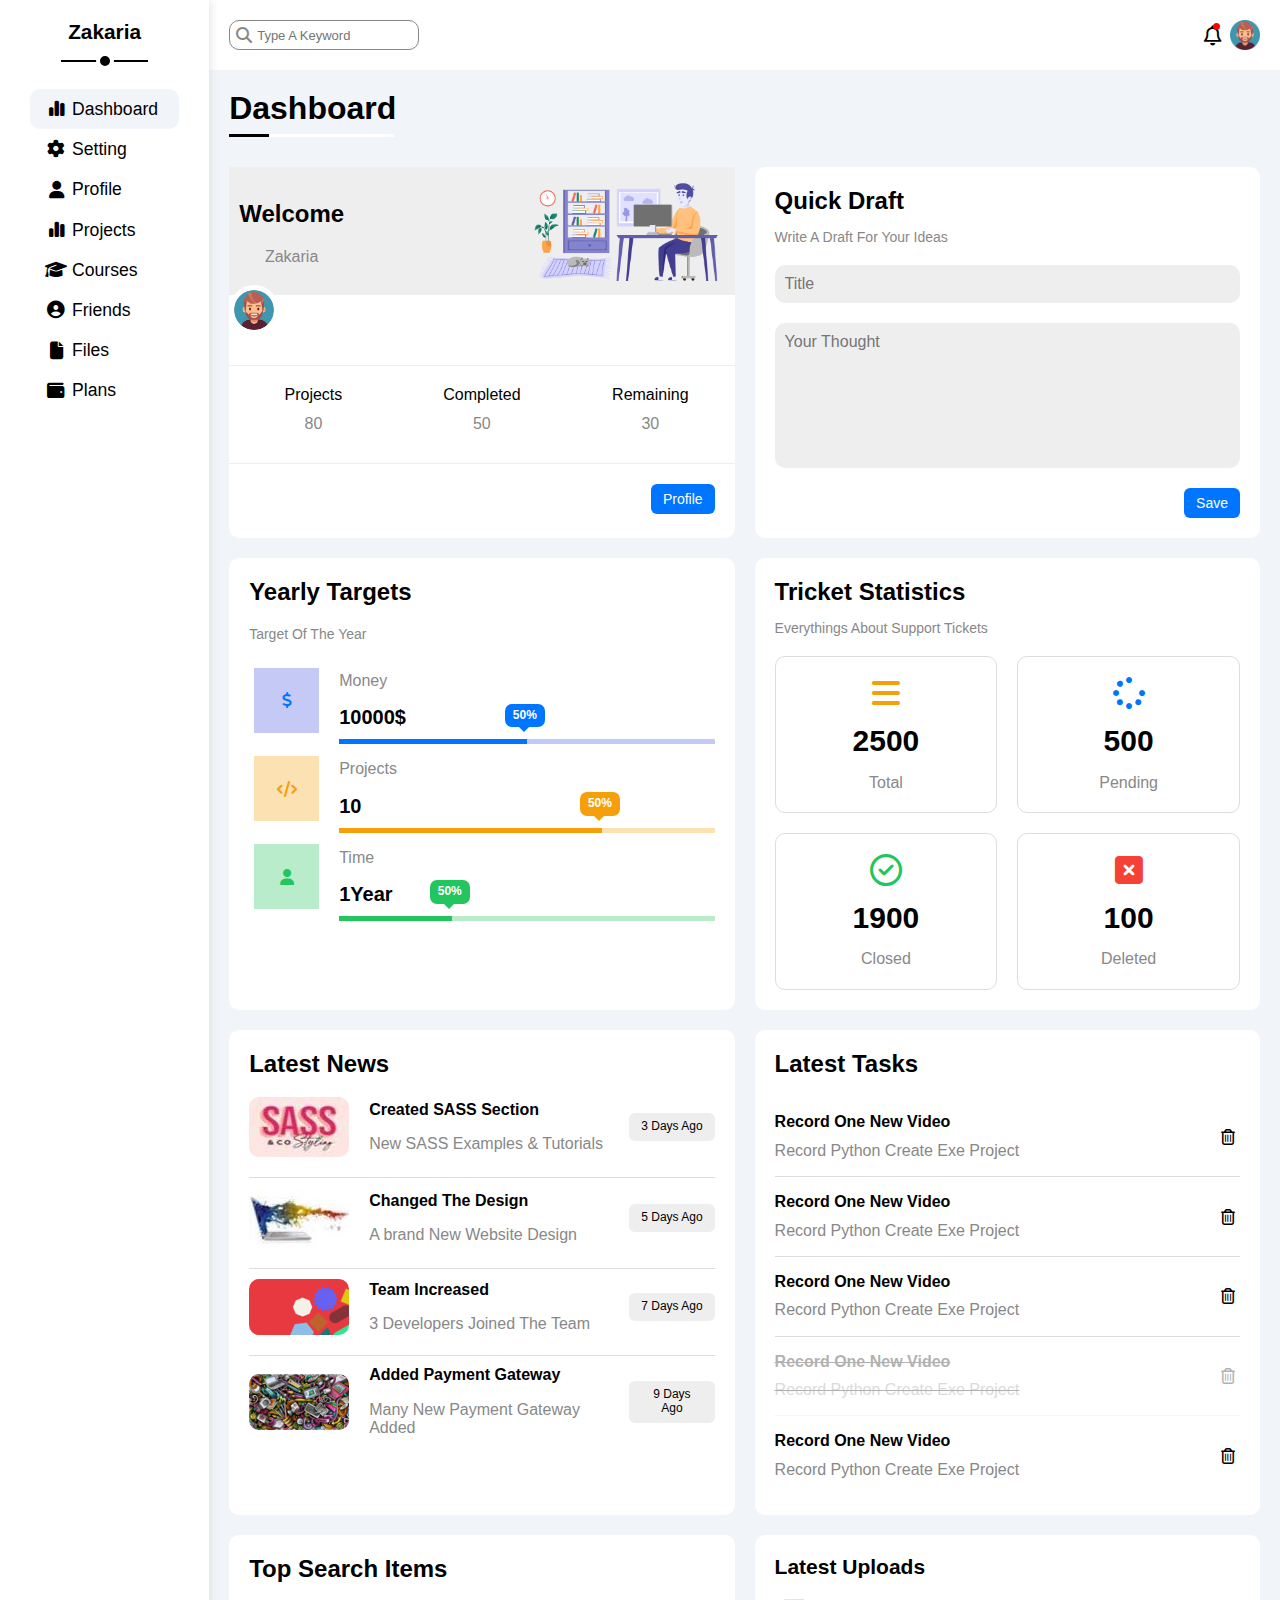
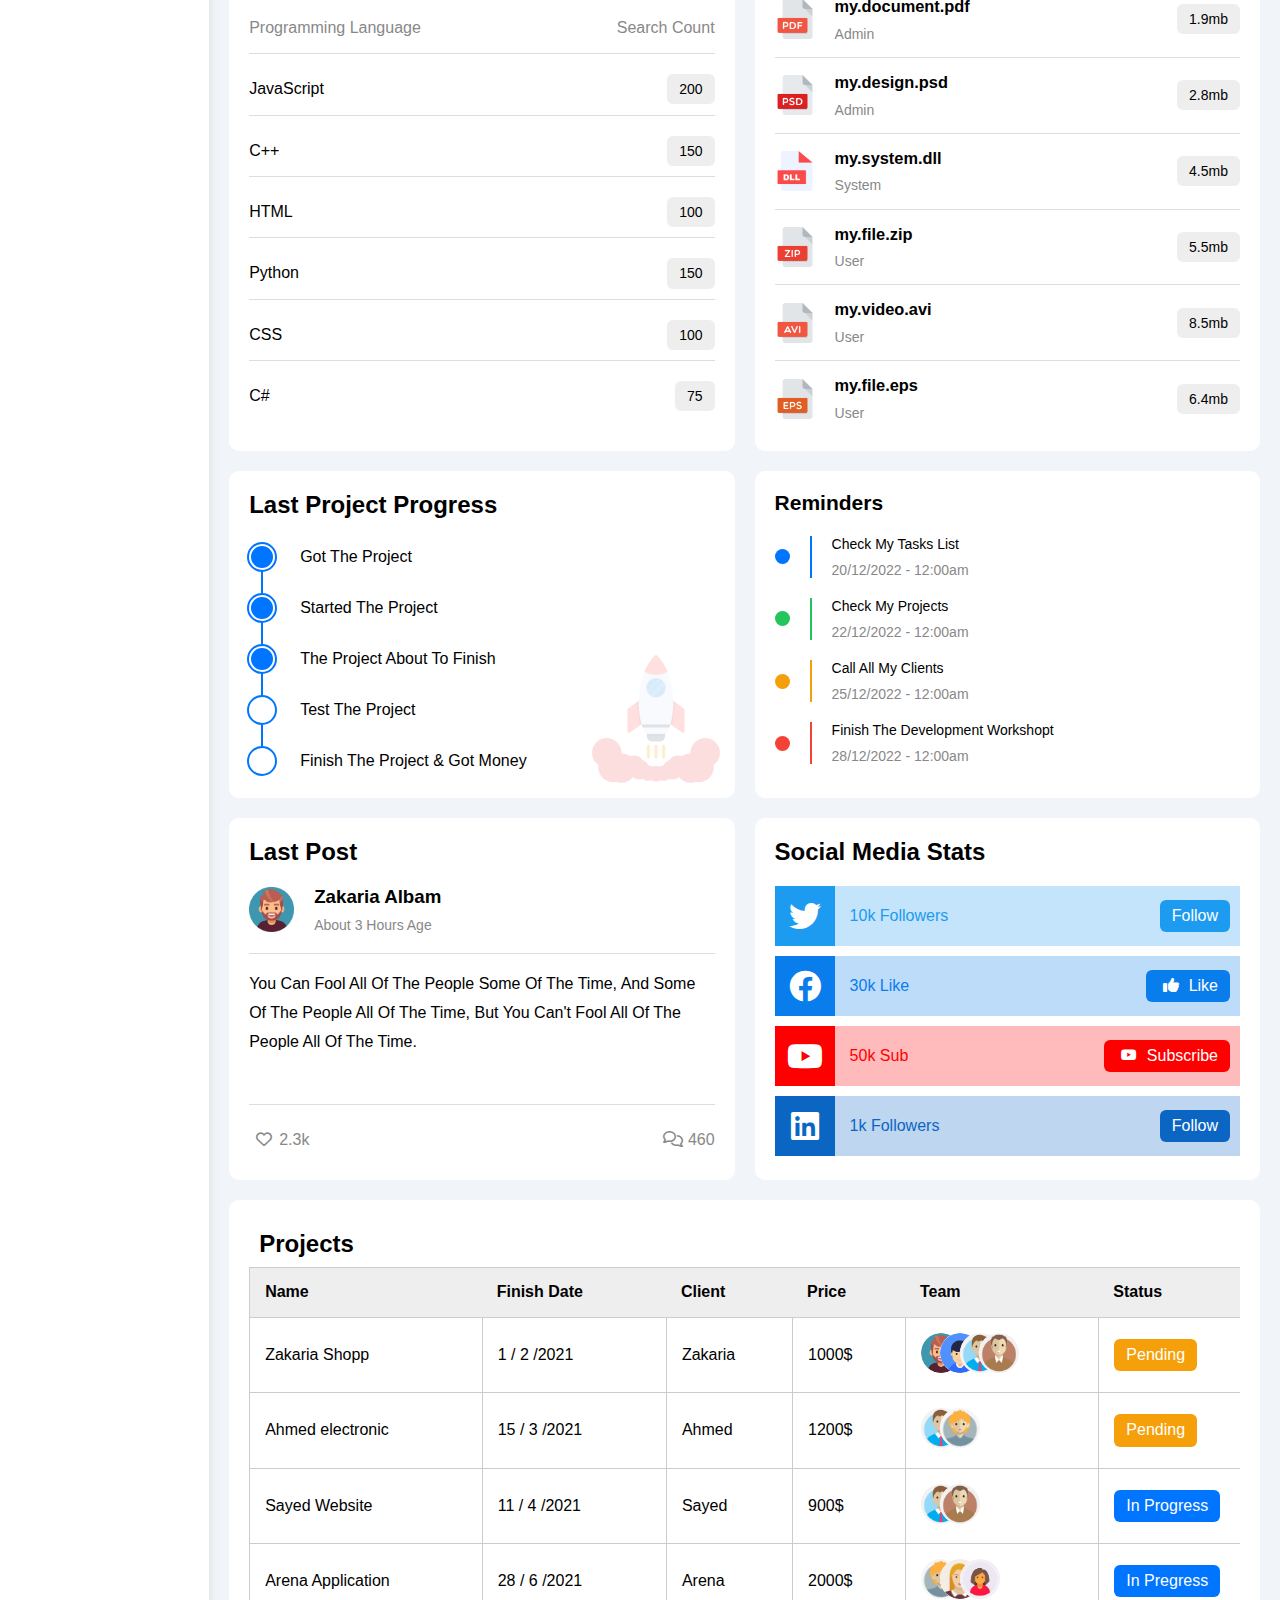
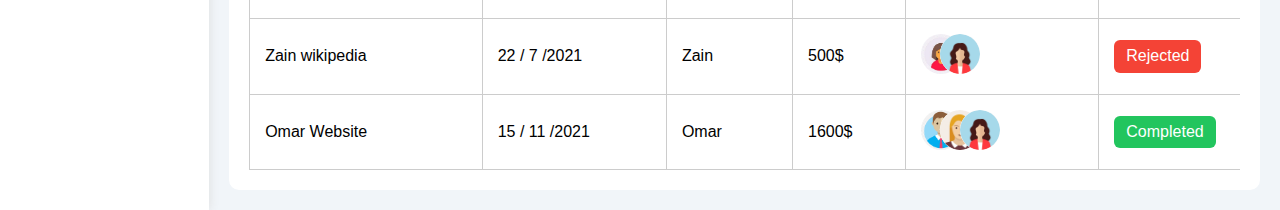
<file: index.html>
<!DOCTYPE html>
<html lang="en">

<head>
    <mate charset="UTF-8">
    <meta name="description" content="This Is My 4th Page.">
    <meta http-equiv="X-UA-Compatible" content="IE=edge">
    <meta name="viewport" content="width=device-width, initial-scale=1.0">
    <title>Dashboard</title>
    <link rel="stylesheet" href="fontawesome-free-6.4.0-web/css/normalize.css">
    <link rel="stylesheet" href="fontawesome-free-6.4.0-web/css/all.min.css">
    <link rel="stylesheet" href="Personal-CSS/framework.css">
    <link rel="stylesheet" href="Personal-CSS/master.css">
    <link rel="preconnect" href="https://fonts.googleapis.com">
    <link rel="preconnect" href="https://fonts.gstatic.com" crossorigin>
    <link href="https://fonts.googleapis.com/css2?family=Roboto:ital,wght@0,100;0,400;1,500&display=swap" rel="stylesheet">
</head>
<body>

<!-- Start page -->
<div class="page d-flex" id="page">

    <!-- Start sidebar -->
    <div class="sidebar bg-white txt-cnt p-relative z-1" id="sidebar">
        <h2 class="txt-cnt p-relative fs-14">Zakaria</h2>
        <ul>
            <li>
                <a class="active d-flex al-cnt c-black rad-10 p-10" href="index.html">
                    <i class="fa-solid fa-chart-simple fa-fw"></i>
                        <span class="hide-mobile">Dashboard</span>
                    </a>
                </li>
                <li>
                    <a class="d-flex al-cnt c-black rad-10 p-10" href="settings.html">
                        <i class="fa-solid fa-gear fa-fw"></i>
                        <span class="hide-mobile">Setting</span>
                    </a>
                </li>
                <li>
                    <a class="d-flex al-cnt c-black rad-10 p-10" href="profile.html">
                        <i class="fa-solid fa-user fa-fw"></i>
                        <span class="hide-mobile">Profile</span>
                    </a>
                </li>
                <li>
                    <a class="d-flex al-cnt c-black rad-10 p-10" href="projects.html">
                        <i class="fa-solid fa-chart-simple fa-fw"></i>
                        <span class="hide-mobile">Projects</span>
                    </a>
                </li>
                <li>
                    <a class="d-flex al-cnt c-black rad-10 p-10" href="courses.html">
                        <i class="fa-solid fa-graduation-cap fa-fw"></i>
                        <span class="hide-mobile">Courses</span>
                    </a>
                </li>
                <li>
                    <a class="d-flex al-cnt c-black rad-10 p-10" href="friends.html">
                        <i class="fa-solid fa-circle-user fa-fw"></i>
                        <span class="hide-mobile">Friends</span>
                    </a>
                </li>
                <li>
                    <a class="d-flex al-cnt c-black rad-10 p-10" href="files.html">
                        <i class="fa-solid fa-file fa-fw"></i>
                        <span class="hide-mobile">Files</span>
                    </a>
                </li>
                <li>
                    <a class="d-flex al-cnt c-black rad-10 p-10" href="plans.html">
                        <i class="fa-solid fa-wallet fa-fw"></i>
                        <span class="hide-mobile">Plans</span>
                    </a>
                </li>
            </ul>
    </div>
    <!-- End sidebar -->

    <!-- Start content -->
        <div class="content w-full over-hidden" id="content">

            <!-- Start head -->
            <div class="head bg-white p-20 p-relative d-flex space-between" id="head">
                <div class="search p-relative">
                    <input class="bor-none out-none p-5 rad-10" type="search" placeholder="Type A Keyword">
                </div>
                <div class="icons d-flex">
                    <div class="icon centering p-relative" title="Notification">
                        <i class="far fa-bell fa-fw fa-lg"></i>
                    </div>
                    <img src="img/main-icon.png" alt="Not Available" title="Profile">
                </div>
            </div>
            <!-- End head -->
            <!-- Start dashboard -->
            <h1 class="p-relative">Dashboard</h1>
            
            <!-- Start wrapper -->
            <div class="wrapper d-grid gap-10 mr-10 ml-10">
                
                <!-- Start welcome widget -->
                <div class="welcome bg-white rad-10 pb-20 txt-cnt">
                    <div class="intro space-between bg-eee p-10">
                        <div class="name">
                            <h2>Welcome</h2>
                            <p class="c-gray">Zakaria</p>
                        </div>
                        <img src="img/box.png" alt="" class="hide-mobile">
                    </div>
                    <div class="avatar d-flex jus-cnt">
                        <img src="img/main-icon.png" alt="" class="">
                    </div>
                    <div class="text d-flex pt-20 pb-20 mt-20 mb-20 bor-t bor-b">
                        <div class="flex-1">Projects<span class="d-block c-gray mt-10 mb-10">80</span></div>
                        <div class="flex-1">Completed<span class="d-block c-gray mt-10 mb-10">50</span></div>
                        <div class="flex-1">Remaining<span class="d-block c-gray mt-10 mb-10">30</span></div>
                    </div>
                    <a href="profile.html" class="prof btn-shape c-white fs-14 main-trans">Profile</a>
                </div>
                <!-- End welcome widget -->

                <!-- Start quick draft widget -->

                <div class="quick-draft p-20 bg-white rad-10">
                    <h2 class="mt-0 mb-10">Quick Draft</h2>
                    <p class="c-gray mb-20 fs-14">Write A Draft For Your Ideas</p>
                    <form action="">
                        <input class="d-block mb-20 p-10 w-full bg-eee bor-none rad-10 out-none" type="text" placeholder="Title">
                        <textarea class="d-block mb-20 p-10 w-full bor-none out-none rad-10 bg-eee" placeholder="Your Thought"></textarea>
                        <input class="save btn-shape fs-14 c-white bor-none main-trans" type="submit" value="Save">
                    </form>
                </div>

                <!-- End quick draft widget -->

                <!-- Start targets -->
                <div class="targets p-20 bg-white rad-10">
                    <h2 class="mt-0">Yearly Targets</h2>
                    <p class="fs-14 c-gray">Target Of The Year</p>
                    <div class="rows">
                        <div class="row d-flex al-cnt">
                            <i class="one fa-solid fa-dollar fa-1x c-blue mr-20"></i>
                            <div class="skills flex-1">
                                <p class="c-gray">Money</p>
                                <span class="fs-20 fw-b d-block mb-10">10000$</span>
                                <div class="one progress p-relative">
                                    <span class="p-relative bg-blue" style="width: 50%"></span>
                                </div>
                            </div>
                        </div>
                        <div class="row d-flex al-cnt">
                            <i class="two fa-solid fa-code fa-1x c-orange mr-20"></i>
                            <div class="skills flex-1">
                                <p class="c-gray">Projects</p>
                                <span class="fs-20 fw-b d-block mb-10">10</span>
                                <div class="two progress p-relative">
                                    <span class="p-relative bg-orange" style="width: 70%"></span>
                                </div>
                            </div>
                        </div>
                        <div class="row d-flex al-cnt">
                            <i class="three fa-solid fa-user fa-1x c-green mr-20"></i>
                            <div class="skills flex-1">
                                <p class="c-gray">Time</p>
                                <span class="fs-20 fw-b d-block mb-10">1Year</span>
                                <div class="three progress p-relative">
                                    <span class="p-relative bg-green" style="width: 30%"></span>
                                </div>
                            </div>
                        </div>
                    </div>
                </div>
                <!-- End targets -->

                <!-- Start ticket -->
                <div class="ticket p-20 bg-white rad-10">
                    <h2 class="mt-0 mb-10">Tricket Statistics</h2>
                    <p class="c-gray mb-20 fs-14">Everythings About Support Tickets</p>
                    <div class="boxes d-grid gap-20">
                        <div class="box">
                            <i class="fa-solid fa-bars fa-2x c-orange"></i>
                            <span class="fs-30 fw-b">2500</span>
                            <span class="c-gray">Total</span>
                        </div>
                        <div class="box">
                            <i class="fa-solid fa-spinner fa-2x c-blue"></i>
                            <span class="fs-30 fw-b">500</span>
                            <span class="c-gray">Pending</span>
                        </div>
                        <div class="box">
                            <i class="fa-regular fa-circle-check fa-2x c-green"></i>
                            <span class="fs-30 fw-b">1900</span>
                            <span class="c-gray">Closed</span>
                        </div>
                        <div class="box">
                            <i class="fa-solid fa-square-xmark fa-2x c-red"></i>
                            <span class="fs-30 fw-b">100</span>
                            <span class="c-gray">Deleted</span>
                        </div>
                    </div>
                </div>
                <!-- End ticket -->

                <!-- Start latest-news -->
                <div class="latest-news p-20 bg-white rad-10">
                    <h2 class="mt-0">Latest News</h2>
                    <div class="new txt-cnt pb-20 mb-10">
                            <img class="rad-10" src="img/news-01.jpeg" alt="Not Available">
                            <div class="text">
                                <h3 class="mt-0 fs-14">Created SASS Section</h3>
                                <p class="c-gray m-0 fs-14">New SASS Examples & Tutorials</p>
                            </div>
                        <span class="button bg-eee btn-shape fs-12 m-auto mt-10">3 Days Ago</span>
                    </div>
                    <div class="new txt-cnt pb-20 mb-10">
                            <img class="rad-10" src="img/news-02.jpeg" alt="Not Available">
                            <div class="text">
                                <h3 class="mt-0 fs-14">Changed The Design</h3>
                                <p class="c-gray m-0 fs-14">A brand New Website Design</p>
                            </div>
                        <span class="button bg-eee btn-shape fs-12 m-auto mt-10">5 Days Ago</span>
                    </div>
                    <div class="new txt-cnt pb-20 mb-10">
                            <img class="rad-10" src="img/news-3.png" alt="Not Available">
                            <div class="text">
                                <h3 class="mt-0 fs-14">Team Increased</h3>
                                <p class="c-gray m-0 fs-14">3 Developers Joined The Team</p>
                            </div>
                        <span class="button bg-eee btn-shape fs-12 m-auto mt-10">7 Days Ago</span>
                    </div>
                    <div class="new txt-cnt pb-20 mb-10">
                            <img class="rad-10" src="img/news-04.png" alt="Not Available">
                            <div class="text">
                                <h3 class="mt-0 fs-14">Added Payment Gateway</h3>
                                <p class="c-gray m-0 fs-14">Many New Payment Gateway Added</p>
                            </div>
                        <span class="button bg-eee btn-shape fs-12 m-auto mt-10">9 Days Ago</span>
                    </div>
                </div>
                <!-- End latest-news -->

                <!-- Start latest tasks -->
                <div class="latest-tasks p-20 bg-white rad-10">
                    <h2 class="mt-0">Latest Tasks</h2>
                    <div class="task d-flex space-between al-cnt">
                        <div class="text">
                            <h3 class="mb-10 fs-1em">Record One New Video</h3>
                            <p class="mt-0 c-gray fs-1em">Record Python Create Exe Project</p>
                        </div>
                        <i class="fa-regular fa-trash-can"></i>
                    </div>
                    <div class="task d-flex space-between al-cnt">
                        <div class="text">
                            <h3 class="mb-10 fs-1em">Record One New Video</h3>
                            <p class="mt-0 c-gray fs-1em">Record Python Create Exe Project</p>
                        </div>
                        <i class="fa-regular fa-trash-can"></i>
                    </div>
                    <div class="task d-flex space-between al-cnt">
                        <div class="text">
                            <h3 class="mb-10 fs-1em">Record One New Video</h3>
                            <p class="mt-0 c-gray fs-1em">Record Python Create Exe Project</p>
                        </div>
                        <i class="fa-regular fa-trash-can"></i>
                    </div>
                    <div class="deleted task d-flex space-between al-cnt">
                        <div class="text">
                            <h3 class="mb-10 fs-1em">Record One New Video</h3>
                            <p class="mt-0 c-gray fs-1em">Record Python Create Exe Project</p>
                        </div>
                        <i class="fa-regular fa-trash-can"></i>
                    </div>
                    <div class="task d-flex space-between al-cnt">
                        <div class="text">
                            <h3 class="mb-10 fs-1em">Record One New Video</h3>
                            <p class="mt-0 c-gray fs-1em">Record Python Create Exe Project</p>
                        </div>
                        <i class="fa-regular fa-trash-can"></i>
                    </div>
                </div>
                <!-- End latest tasks -->

                <!-- Start top search -->
                <div class="top-search p-20 bg-white rad-10">
                    <h2 class="mt-0">Top Search Items</h2>
                    <div class="search-row mb-10 d-flex space-between al-cnt c-gray">
                        <p>Programming Language</p>
                        <span>Search Count</span>
                    </div>
                    <div class="search-row mb-10 d-flex space-between al-cnt">
                        <p>JavaScript</p>
                        <span class="bg-eee btn-shape fs-14">200</span>
                    </div>
                    <div class="search-row mb-10 d-flex space-between al-cnt">
                        <p>C++</p>
                        <span class="bg-eee btn-shape fs-14">150</span>
                    </div>
                    <div class="search-row mb-10 d-flex space-between al-cnt">
                        <p>HTML</p>
                        <span class="bg-eee btn-shape fs-14">100</span>
                    </div>
                    <div class="search-row mb-10 d-flex space-between al-cnt">
                        <p>Python</p>
                        <span class="bg-eee btn-shape fs-14">150</span>
                    </div>
                    <div class="search-row mb-10 d-flex space-between al-cnt">
                        <p>CSS</p>
                        <span class="bg-eee btn-shape fs-14">100</span>
                    </div>
                    <div class="search-row mb-10 d-flex space-between al-cnt">
                        <p>C#</p>
                        <span class="bg-eee btn-shape fs-14">75</span>
                    </div>
                </div>
                <!-- End top search -->
                <!-- Start latest-uploads  -->
                <div class="latest-uploads p-20 bg-white rad-10 fs-14">
                    <h2 class="mt-0">Latest Uploads</h2>
                    <div class="upload d-flex space-between al-cnt">
                        <img src="img/pdf.png" alt="">
                        <div class="info flex-1 ml-20">
                            <h3 class="mt-0 mb-10">my.document.pdf</h3>
                            <p class="c-gray m-0">Admin</p>
                        </div>
                        <span class="btn-shape bg-eee fs-14">1.9mb</span>
                    </div>
                    <div class="upload d-flex space-between al-cnt">
                        <img src="img/psd (2).png" alt="">
                        <div class="info flex-1 ml-20">
                            <h3 class="mt-0 mb-10">my.design.psd</h3>
                            <p class="c-gray m-0">Admin</p>
                        </div>
                        <span class="btn-shape bg-eee fs-14">2.8mb</span>
                    </div>
                    <div class="upload d-flex space-between al-cnt">
                        <img src="img/dll-file.png" alt="">
                        <div class="info flex-1 ml-20">
                            <h3 class="mt-0 mb-10">my.system.dll</h3>
                            <p class="c-gray m-0">System</p>
                        </div>
                        <span class="btn-shape bg-eee fs-14">4.5mb</span>
                    </div>
                    <div class="upload d-flex space-between al-cnt">
                        <img src="img/zip.png" alt="">
                        <div class="info flex-1 ml-20">
                            <h3 class="mt-0 mb-10">my.file.zip</h3>
                            <p class="c-gray m-0">User</p>
                        </div>
                        <span class="btn-shape bg-eee fs-14">5.5mb</span>
                    </div>
                    <div class="upload d-flex space-between al-cnt">
                        <img src="img/avi.png" alt="">
                        <div class="info flex-1 ml-20">
                            <h3 class="mt-0 mb-10">my.video.avi</h3>
                            <p class="c-gray m-0">User</p>
                        </div>
                        <span class="btn-shape bg-eee fs-14">8.5mb</span>
                    </div>
                    <div class="upload d-flex space-between al-cnt">
                        <img src="img/eps.png" alt="">
                        <div class="info flex-1 ml-20">
                            <h3 class="mt-0 mb-10">my.file.eps</h3>
                            <p class="c-gray m-0">User</p>
                        </div>
                        <span class="btn-shape bg-eee fs-14">6.4mb</span>
                    </div>
                </div>
                <!-- End latest-uploads  -->

                <!-- Start project progress  -->
                <div class="project-progress p-20 bg-white rad-10 p-relative">
                    <h2 class="m-0">Last Project Progress</h2>
                    <ul>
                        <li class="done">Got The Project</li>
                        <li class="done">Started The Project</li>
                        <li class="done">The Project About To Finish</li>
                        <li class="anim" >Test The Project</li>
                        <li>Finish The Project & Got Money</li>
                    </ul>
                    <img class="hide-mobile" src="img/rocket (1).png" alt="Not Available">
                </div>
                <!-- End project progress  -->

                <!-- Start reminders -->
                <div class="reminders p-20 bg-white rad-10 p-relative fs-14">
                    <h2 class="m-0" >Reminders</h2>
                    <ul>
                        <li class="d-flex al-cnt mt-20">
                            <span class="list-icon bg-blue mr-20"></span>
                            <div class="blue pl-20">
                                <p class="mt-0 mb-10 ">Check My Tasks List</p>
                                <span class="c-gray fs-14" >20/12/2022 - 12:00am</span>
                            </div>
                        </li>
                        <li class="d-flex al-cnt mt-20">
                            <span class="list-icon bg-green mr-20"></span>
                            <div class="green pl-20">
                                <p class="mt-0 mb-10">Check My Projects</p>
                                <span class="c-gray" >22/12/2022 - 12:00am</span>
                            </div>
                        </li>
                        <li class="d-flex al-cnt mt-20">
                            <span class="list-icon bg-orange mr-20"></span>
                            <div class="orange pl-20">
                                <p class="mt-0 mb-10">Call All My Clients</p>
                                <span class="c-gray" >25/12/2022 - 12:00am</span>
                            </div>
                        </li>
                        <li class="d-flex al-cnt mt-20">
                            <span class="list-icon bg-red mr-20"></span>
                            <div class="red pl-20">
                                <p class="mt-0 mb-10">Finish The Development Workshopt</p>
                                <span class="c-gray" >28/12/2022 - 12:00am</span>
                            </div>
                        </li>
                    </ul>
                </div>
                <!-- End reminders -->
                
                <!-- Start last-post  -->
                <div class="last-post p-20 bg-white rad-10 p-relative">
                    <h2 class="mt-0">Last Post</h2>
                    <div class="row d-flex al-cnt">
                        <img src="img/main-icon.png" alt="">
                        <div class="text">
                            <h3 class="mt-0 mb-10">Zakaria Albam</h3>
                            <p class="c-gray fs-14 m-0">About 3 Hours Age</p>
                        </div>
                    </div>
                    <p class="second">
                        You Can Fool All Of The People Some Of The Time, And Some Of The People
                        All Of The Time, But You Can't Fool All Of The People All Of The Time.
                    </p>
                    <span class="c-gray"><i class="fa-regular fa-heart fa-fw"></i>2.3k</span>
                    <span class="c-gray"><i class="fa-regular fa-comments fa-fw"></i>460</span>
                </div>
                <!-- End last-post  -->

                <!-- Start social media -->
                <div class="social p-20 bg-white rad-10 p-relative">
                    <h2 class="mt-0">Social Media Stats</h2>
                    <div class="row twitter d-flex al-cnt space-between mb-10">
                        <div class="d-flex al-cnt">
                            <i class="big fab fa-twitter fa-2x c-white d-flex"></i>
                            <span>10k Followers</span>
                        </div>
                        <div class="btn-shape c-white mr-10">Follow</div>
                    </div>
                    <div class="row face d-flex al-cnt space-between mb-10">
                        <div class="d-flex al-cnt">
                            <i class="big fab fa-facebook fa-2x c-white d-flex"></i>
                            <span>30k Like</span>
                        </div>
                        <div class="btn-shape c-white mr-10">
                            <i class="mini-icon fas fa-thumbs-up c-white hide-mobile"></i>
                            Like
                        </div>
                    </div>
                    <div class="row youtube d-flex al-cnt space-between mb-10">
                        <div class="d-flex al-cnt">
                            <i class="big fab fa-youtube fa-2x c-white d-flex"></i>
                            <span>50k Sub</span>
                        </div>
                        <div class="btn-shape c-white mr-10">
                            <i class="mini-icon fab fa-youtube fa-sm c-white hide-mobile"></i>
                            Subscribe
                        </div>
                    </div>
                    <div class="row linkedin d-flex al-cnt space-between">
                        <div class="d-flex al-cnt">
                            <i class="big fab fa-linkedin fa-2x c-white d-flex"></i>
                            <span>1k Followers</span>
                        </div>
                        <div class="btn-shape c-white mr-10">Follow</div>
                    </div>
                </div>
                <!-- End social media -->
            </div>
            <!-- End wrapper -->

            <!-- Start projects  -->
            <div class="projects-table p-20 m-20 bg-white rad-10">
                <h2 class="m-10">Projects</h2>
                <div class="table">
                    <table>
                        <thead class="bg-eee fw-b">
                            <tr>
                            <td>Name</td>
                            <td>Finish Date</td>
                            <td>Client</td>
                            <td>Price</td>
                            <td>Team</td>
                            <td style="width: 15%">Status</td>
                            </tr>
                        </thead>
                        <tbody>
                            <tr>
                                <td>Zakaria Shopp</td>
                                <td>1 / 2 /2021</td>
                                <td>Zakaria</td>
                                <td>1000$</td>
                                <td>
                                    <img src="img/main-icon.png" alt="">
                                    <img src="img/icon-2.png" alt="">
                                    <img src="img/icon-3.png" alt="">
                                    <img src="img/icon-4.png" alt="">
                                </td>
                                <td>
                                    <div class="btn-shape c-white bg-orange">Pending</div>
                                </td>
                            </tr>
                            <tr>
                                <td>Ahmed electronic</td>
                                <td>15 / 3 /2021</td>
                                <td>Ahmed</td>
                                <td>1200$</td>
                                <td>
                                    <img src="img/icon-3.png" alt="">
                                    <img src="img/icon-5.png" alt="">
                                </td>
                                <td>
                                    <div class="btn-shape c-white bg-orange">Pending</div>
                                </td>
                            </tr>
                            <tr>
                                <td>Sayed Website</td>
                                <td>11 / 4 /2021</td>
                                <td>Sayed</td>
                                <td>900$</td>
                                <td>
                                    <img src="img/icon-3.png" alt="">
                                    <img src="img/icon-4.png" alt="">
                                </td>
                                <td>
                                    <div class="btn-shape c-white bg-blue">In Progress</div>
                                </td>
                            </tr>
                            <tr>
                                <td>Arena Application</td>
                                <td>28 / 6 /2021</td>
                                <td>Arena</td>
                                <td>2000$</td>
                                <td>
                                    <img src="img/icon-5.png" alt="">
                                    <img src="img/icon-6.png" alt="">
                                    <img src="img/icon-7.jpeg" alt="">
                                </td>
                                <td>
                                    <div class="btn-shape c-white bg-blue">In Pregress</div>
                                </td>
                            </tr>
                            <tr>
                                <td>Zain wikipedia</td>
                                <td>22 / 7 /2021</td>
                                <td>Zain</td>
                                <td>500$</td>
                                <td>
                                    <img src="img/icon-7.jpeg" alt="">
                                    <img src="img/icon-8.png" alt="">
                                </td>
                                <td>
                                    <div class="btn-shape c-white bg-red">Rejected</div>
                                </td>
                            </tr>
                            <tr>
                                <td>Omar Website</td>
                                <td>15 / 11 /2021</td>
                                <td>Omar</td>
                                <td>1600$</td>
                                <td>
                                    <img src="img/icon-3.png" alt="">
                                    <img src="img/icon-6.png" alt="">
                                    <img src="img/icon-8.png" alt="">
                                </td>
                                <td>
                                    <div class="btn-shape c-white bg-green">Completed</div>
                                </td>
                            </tr>
                        </tbody>
                    </table>
                </div>
            </div>
            <!-- End projects  -->
            
            <!-- End dashboard -->
        </div>
        <!-- End content -->
        
</div>
    <!-- End page -->

</body>
</html>
</file>
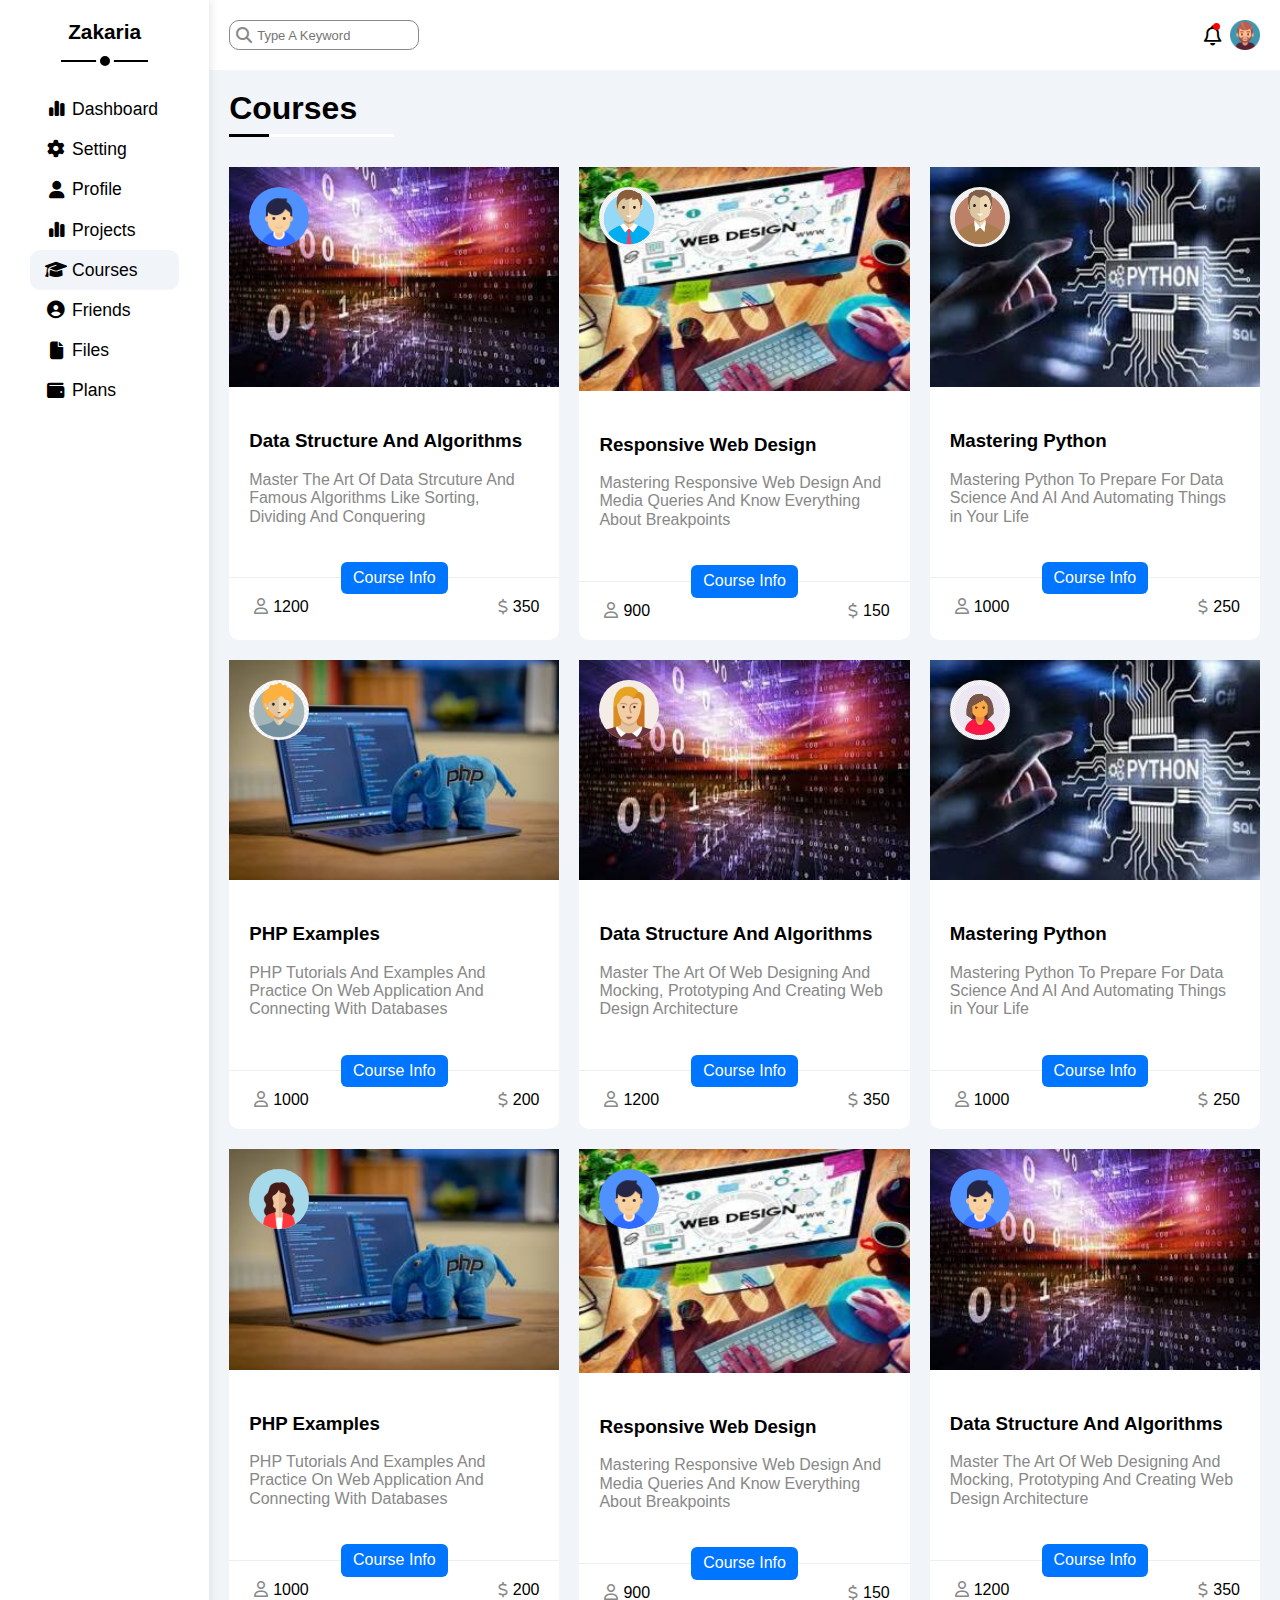
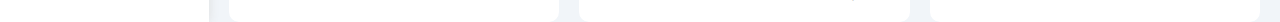
<file: courses.html>
<!DOCTYPE html>
<html lang="en">

<head>
    <mate charset="UTF-8">
    <meta name="description" content="This Is My 4th Page.">
    <meta http-equiv="X-UA-Compatible" content="IE=edge">
    <meta name="viewport" content="width=device-width, initial-scale=1.0">
    <title>Courses</title>
    <link rel="stylesheet" href="fontawesome-free-6.4.0-web/css/normalize.css">
    <link rel="stylesheet" href="fontawesome-free-6.4.0-web/css/all.min.css">
    <link rel="stylesheet" href="Personal-CSS/framework.css">
    <link rel="stylesheet" href="Personal-CSS/master.css">
    <link rel="preconnect" href="https://fonts.googleapis.com">
    <link rel="preconnect" href="https://fonts.gstatic.com" crossorigin>
    <link href="https://fonts.googleapis.com/css2?family=Roboto:ital,wght@0,100;0,400;1,500&display=swap" rel="stylesheet">
</head>
<body>

<!-- Start page -->
<div class="page d-flex" id="page">

    <!-- Start sidebar -->
    <div class="sidebar bg-white txt-cnt p-relative z-1" id="sidebar">
        <h2 class="txt-cnt p-relative fs-15">Zakaria</h2>
        <ul>
            <li>
                <a class="d-flex al-cnt c-black rad-10 p-10" href="index.html">
                    <i class="fa-solid fa-chart-simple fa-fw"></i>
                        <span class="hide-mobile">Dashboard</span>
                    </a>
                </li>
                <li>
                    <a class="d-flex al-cnt c-black rad-10 p-10" href="settings.html">
                        <i class="fa-solid fa-gear fa-fw"></i>
                        <span class="hide-mobile">Setting</span>
                    </a>
                </li>
                <li>
                    <a class="d-flex al-cnt c-black rad-10 p-10" href="profile.html">
                        <i class="fa-solid fa-user fa-fw"></i>
                        <span class="hide-mobile">Profile</span>
                    </a>
                </li>
                <li>
                    <a class="d-flex al-cnt c-black rad-10 p-10" href="projects.html">
                        <i class="fa-solid fa-chart-simple fa-fw"></i>
                        <span class="hide-mobile">Projects</span>
                    </a>
                </li>
                <li>
                    <a class="active d-flex al-cnt c-black rad-10 p-10" href="courses.html">
                        <i class="fa-solid fa-graduation-cap fa-fw"></i>
                        <span class="hide-mobile">Courses</span>
                    </a>
                </li>
                <li>
                    <a class="d-flex al-cnt c-black rad-10 p-10" href="friends.html">
                        <i class="fa-solid fa-circle-user fa-fw"></i>
                        <span class="hide-mobile">Friends</span>
                    </a>
                </li>
                <li>
                    <a class="d-flex al-cnt c-black rad-10 p-10" href="files.html">
                        <i class="fa-solid fa-file fa-fw"></i>
                        <span class="hide-mobile">Files</span>
                    </a>
                </li>
                <li>
                    <a class="d-flex al-cnt c-black rad-10 p-10" href="plans.html">
                        <i class="fa-solid fa-wallet fa-fw"></i>
                        <span class="hide-mobile">Plans</span>
                    </a>
                </li>
            </ul>
    </div>
    <!-- End sidebar -->

    <!-- Start content -->
        <div class="content w-full over-hidden" id="content">

            <!-- Start head -->
            <div class="head bg-white p-20 p-relative d-flex space-between" id="head">
                <div class="search p-relative">
                    <input class="bor-none out-none p-5 rad-10" type="search" placeholder="Type A Keyword">
                </div>
                <div class="icons d-flex">
                    <div class="icon centering p-relative" title="Notification">
                        <i class="far fa-bell fa-fw fa-lg"></i>
                    </div>
                    <img src="img/main-icon.png" alt="Not Available" title="Profile">
                </div>
            </div>
            <!-- End head -->

            <!-- Start courses  -->
            <h1 class="p-relative">Courses</h1>
            <div class="courses">
                <div class="p-relative bg-white rad-10">
                   <div>
                    <img src="img/icon-2.png" alt="">
                    <img class="w-full" src="img/data-structure.jpeg" alt="">
                   </div>
                   <div class="p-20">
                    <h3>Data Structure And Algorithms</h3>
                    <p class="c-gray">Master The Art Of Data Strcuture And Famous Algorithms Like Sorting, Dividing And Conquering
                    </p>
                   </div>
                   <div class="btn-shape bg-blue c-white m-auto">Course Info</div>
                   <div class="space-between p-20 bor-t">
                    <span><i class="far fa-user c-gray"></i>1200</span>
                    <span><i class="far fa-dollar c-gray"></i>350</span>
                   </div>
                </div>
                <div class="p-relative bg-white rad-10">
                   <div>
                    <img src="img/icon-3.png" alt="">
                    <img class="w-full" src="img/design.jpeg" alt="">
                   </div>
                   <div class="p-20">
                    <h3>Responsive Web Design</h3>
                    <p class="c-gray">Mastering Responsive Web Design And Media Queries And Know Everything About Breakpoints</p>
                   </div>
                   <div class="btn-shape bg-blue c-white m-auto">Course Info</div>
                   <div class="space-between p-20 bor-t">
                    <span><i class="far fa-user c-gray"></i>900</span>
                    <span><i class="far fa-dollar c-gray"></i>150</span>
                   </div>
                </div>
                <div class="p-relative bg-white rad-10">
                   <div>
                    <img src="img/icon-4.png" alt="">
                    <img class="w-full" src="img/python.jpeg" alt="">
                   </div>
                   <div class="p-20">
                    <h3>Mastering Python</h3>
                    <p class="c-gray">Mastering Python To Prepare For Data Science And AI And Automating Things in Your Life</p>
                   </div>
                   <div class="btn-shape bg-blue c-white m-auto">Course Info</div>
                   <div class="space-between p-20 bor-t">
                    <span><i class="far fa-user c-gray"></i>1000</span>
                    <span><i class="far fa-dollar c-gray"></i>250</span>
                   </div>
                </div>
                <div class="p-relative bg-white rad-10">
                   <div>
                    <img src="img/icon-5.png" alt="">
                    <img class="w-full" src="img/php.jpeg" alt="">
                   </div>
                   <div class="p-20">
                    <h3>PHP Examples</h3>
                    <p class="c-gray">PHP Tutorials And Examples And Practice On Web Application And Connecting With Databases</p>
                   </div>
                   <div class="btn-shape bg-blue c-white m-auto">Course Info</div>
                   <div class="space-between p-20 bor-t">
                    <span><i class="far fa-user c-gray"></i>1000</span>
                    <span><i class="far fa-dollar c-gray"></i>200</span>
                   </div>
                </div>
                <div class="p-relative bg-white rad-10">
                   <div>
                    <img src="img/icon-6.png" alt="">
                    <img class="w-full" src="img/data-structure.jpeg" alt="">
                   </div>
                   <div class="p-20">
                    <h3>Data Structure And Algorithms</h3>
                    <p class="c-gray">Master The Art Of Web Designing And Mocking, Prototyping And Creating Web Design Architecture</p>
                   </div>
                   <div class="btn-shape bg-blue c-white m-auto">Course Info</div>
                   <div class="space-between p-20 bor-t">
                    <span><i class="far fa-user c-gray"></i>1200</span>
                    <span><i class="far fa-dollar c-gray"></i>350</span>
                   </div>
                </div>
                <div class="p-relative bg-white rad-10">
                   <div>
                    <img src="img/icon-7.jpeg" alt="">
                    <img class="w-full" src="img/python.jpeg" alt="">
                   </div>
                   <div class="p-20">
                    <h3>Mastering Python</h3>
                    <p class="c-gray">Mastering Python To Prepare For Data Science And AI And Automating Things in Your Life</p>
                   </div>
                   <div class="btn-shape bg-blue c-white m-auto">Course Info</div>
                   <div class="space-between p-20 bor-t">
                    <span><i class="far fa-user c-gray"></i>1000</span>
                    <span><i class="far fa-dollar c-gray"></i>250</span>
                   </div>
                </div>
                <div class="p-relative bg-white rad-10">
                   <div>
                    <img src="img/icon-8.png" alt="">
                    <img class="w-full" src="img/php.jpeg" alt="">
                   </div>
                   <div class="p-20">
                    <h3>PHP Examples</h3>
                    <p class="c-gray">PHP Tutorials And Examples And Practice On Web Application And Connecting With Databases</p>
                   </div>
                   <div class="btn-shape bg-blue c-white m-auto">Course Info</div>
                   <div class="space-between p-20 bor-t">
                    <span><i class="far fa-user c-gray"></i>1000</span>
                    <span><i class="far fa-dollar c-gray"></i>200</span>
                   </div>
                </div>
                <div class="p-relative bg-white rad-10">
                   <div>
                    <img src="img/icon-2.png" alt="">
                    <img class="w-full" src="img/design.jpeg" alt="">
                   </div>
                   <div class="p-20">
                    <h3>Responsive Web Design</h3>
                    <p class="c-gray">Mastering Responsive Web Design And Media Queries And Know Everything About Breakpoints</p>
                   </div>
                   <div class="btn-shape bg-blue c-white m-auto">Course Info</div>
                   <div class="space-between p-20 bor-t">
                    <span><i class="far fa-user c-gray"></i>900</span>
                    <span><i class="far fa-dollar c-gray"></i>150</span>
                   </div>
                </div>
                <div class="p-relative bg-white rad-10">
                   <div>
                    <img src="img/icon-2.png" alt="">
                    <img class="w-full" src="img/data-structure.jpeg" alt="">
                   </div>
                   <div class="p-20">
                    <h3>Data Structure And Algorithms</h3>
                    <p class="c-gray">Master The Art Of Web Designing And Mocking, Prototyping And Creating Web Design Architecture</p>
                   </div>
                   <div class="btn-shape bg-blue c-white m-auto">Course Info</div>
                   <div class="space-between p-20 bor-t">
                    <span><i class="far fa-user c-gray"></i>1200</span>
                    <span><i class="far fa-dollar c-gray"></i>350</span>
                   </div>
                </div>
            </div>
            <!-- End courses  -->

        </div>
        <!-- End content -->
        
</div>
    <!-- End page -->

</body>
</html>
</file>
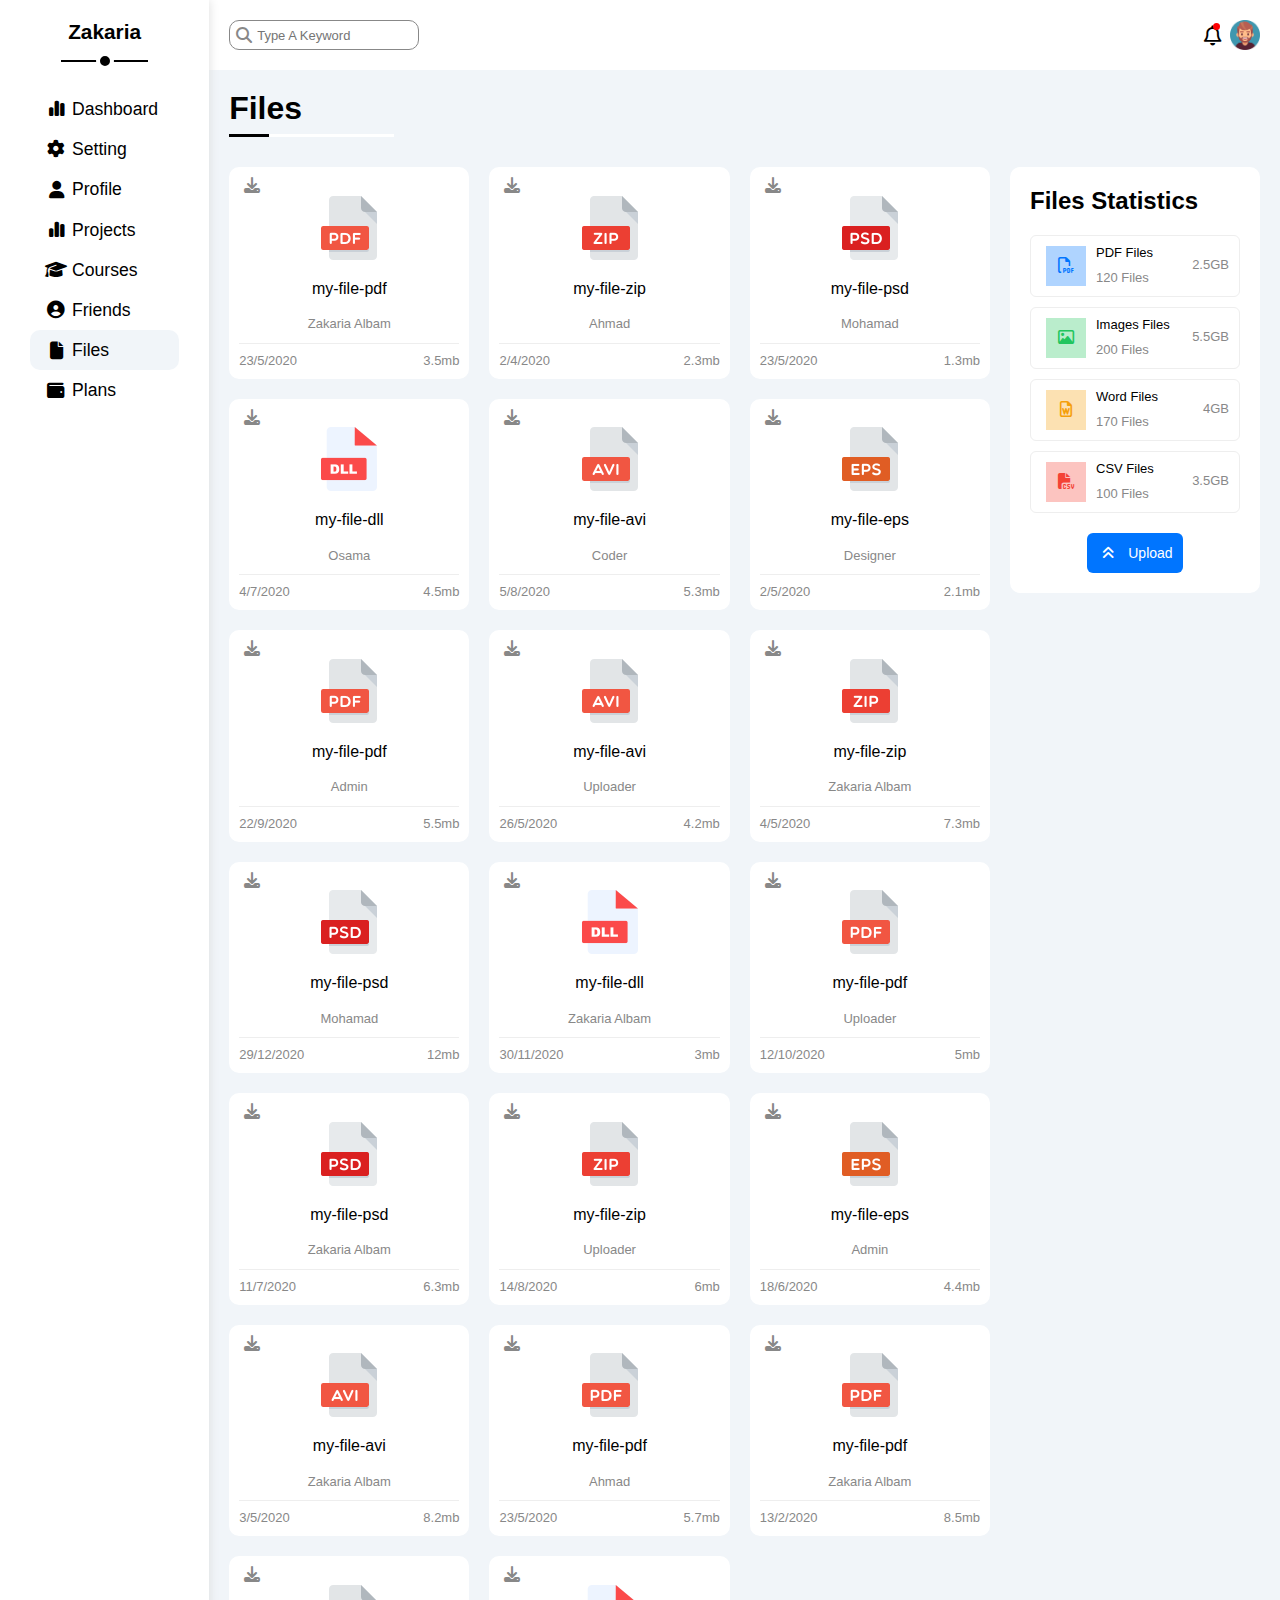
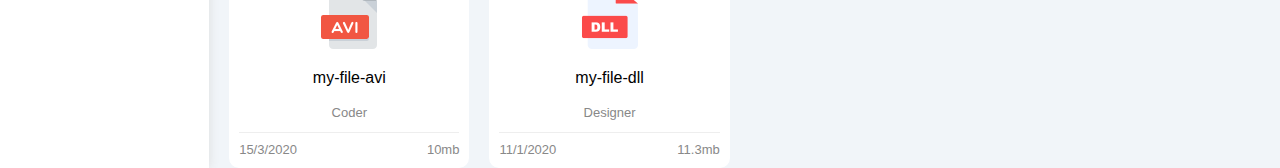
<file: files.html>
<!DOCTYPE html>
<html lang="en">

<head>
    <mate charset="UTF-8">
    <meta name="description" content="This Is My 4th Page.">
    <meta http-equiv="X-UA-Compatible" content="IE=edge">
    <meta name="viewport" content="width=device-width, initial-scale=1.0">
    <title>Files</title>
    <link rel="stylesheet" href="fontawesome-free-6.4.0-web/css/normalize.css">
    <link rel="stylesheet" href="fontawesome-free-6.4.0-web/css/all.min.css">
    <link rel="stylesheet" href="Personal-CSS/framework.css">
    <link rel="stylesheet" href="Personal-CSS/master.css">
    <link rel="preconnect" href="https://fonts.googleapis.com">
    <link rel="preconnect" href="https://fonts.gstatic.com" crossorigin>
    <link href="https://fonts.googleapis.com/css2?family=Roboto:ital,wght@0,100;0,400;1,500&display=swap" rel="stylesheet">
</head>
<body>

<!-- Start page -->
<div class="page d-flex" id="page">

    <!-- Start sidebar -->
    <div class="sidebar bg-white txt-cnt p-relative z-1" id="sidebar">
        <h2 class="txt-cnt p-relative fs-15">Zakaria</h2>
        <ul>
            <li>
                <a class="d-flex al-cnt c-black rad-10 p-10" href="index.html">
                    <i class="fa-solid fa-chart-simple fa-fw"></i>
                        <span class="hide-mobile">Dashboard</span>
                    </a>
                </li>
                <li>
                    <a class="d-flex al-cnt c-black rad-10 p-10" href="settings.html">
                        <i class="fa-solid fa-gear fa-fw"></i>
                        <span class="hide-mobile">Setting</span>
                    </a>
                </li>
                <li>
                    <a class="d-flex al-cnt c-black rad-10 p-10" href="profile.html">
                        <i class="fa-solid fa-user fa-fw"></i>
                        <span class="hide-mobile">Profile</span>
                    </a>
                </li>
                <li>
                    <a class="d-flex al-cnt c-black rad-10 p-10" href="projects.html">
                        <i class="fa-solid fa-chart-simple fa-fw"></i>
                        <span class="hide-mobile">Projects</span>
                    </a>
                </li>
                <li>
                    <a class="d-flex al-cnt c-black rad-10 p-10" href="courses.html">
                        <i class="fa-solid fa-graduation-cap fa-fw"></i>
                        <span class="hide-mobile">Courses</span>
                    </a>
                </li>
                <li>
                    <a class="d-flex al-cnt c-black rad-10 p-10" href="friends.html">
                        <i class="fa-solid fa-circle-user fa-fw"></i>
                        <span class="hide-mobile">Friends</span>
                    </a>
                </li>
                <li>
                    <a class="active d-flex al-cnt c-black rad-10 p-10" href="files.html">
                        <i class="fa-solid fa-file fa-fw"></i>
                        <span class="hide-mobile">Files</span>
                    </a>
                </li>
                <li>
                    <a class="d-flex al-cnt c-black rad-10 p-10" href="plans.html">
                        <i class="fa-solid fa-wallet fa-fw"></i>
                        <span class="hide-mobile">Plans</span>
                    </a>
                </li>
            </ul>
    </div>
    <!-- End sidebar -->

    <!-- Start content -->
        <div class="content w-full over-hidden" id="content">

            <!-- Start head -->
            <div class="head bg-white p-20 p-relative d-flex space-between" id="head">
                <div class="search p-relative">
                    <input class="bor-none out-none p-5 rad-10" type="search" placeholder="Type A Keyword">
                </div>
                <div class="icons d-flex">
                    <div class="icon centering p-relative" title="Notification">
                        <i class="far fa-bell fa-fw fa-lg"></i>
                    </div>
                    <img src="img/main-icon.png" alt="Not Available" title="Profile">
                </div>
            </div>
            <!-- End head -->

            <!-- Start Files  -->
            <h1 class="p-relative">Files</h1>
            <div class="files-page d-flex gap-20 ml-20 mr-20 col-mobile">
                <div class="files-stats bg-white p-20 rad-10">
                    <h2 class="mt-0 mr-15">Files Statistics</h2>
                    <div class="space-between p-10 alt-bor rad-6 mt-10 fs-13">
                        <div class="d-flex">
                            <i class="far fa-file-pdf fa-lg files-icon blue c-blue centering mr-10"></i>
                            <div>
                                <p class="mt-0 mb-10">PDF Files</p>
                                <span class="c-gray">120 Files</span>
                            </div>
                        </div>
                        <span class="c-gray">2.5GB</span>
                    </div>
                    <div class="space-between p-10 alt-bor rad-6 mt-10 fs-13">
                        <div class="d-flex">
                            <i class="far fa-image fa-lg files-icon green c-green centering mr-10"></i>
                            <div>
                                <p class="mt-0 mb-10">Images Files</p>
                                <span class="c-gray">200 Files</span>
                            </div>
                        </div>
                        <span class="c-gray">5.5GB</span>
                    </div>
                    <div class="space-between p-10 alt-bor rad-6 mt-10 fs-13">
                        <div class="d-flex">
                            <i class="far fa-file-word fa-lg files-icon orange c-orange centering mr-10"></i>
                            <div>
                                <p class="mt-0 mb-10">Word Files</p>
                                <span class="c-gray">170 Files</span>
                            </div>
                        </div>
                        <span class="c-gray">4GB</span>
                    </div>
                    <div class="space-between p-10 alt-bor rad-6 mt-10 fs-13">
                        <div class="d-flex">
                            <i class="fas fa-file-csv fa-lg files-icon red c-red centering mr-10"></i>
                            <div>
                                <p class="mt-0 mb-10">CSV Files</p>
                                <span class="c-gray">100 Files</span>
                            </div>
                        </div>
                        <span class="c-gray">3.5GB</span>
                    </div>
                    <div class="btn-shape"><i class="fas fa-angles-up mr-10"></i> Upload</div>
                </div>
                <div class="files-content flex-1">
                    <div class="bg-white p-10 rad-10">
                        <i class="fas fa-download c-gray"></i>
                        <div class="txt-cnt">
                            <img src="img/pdf.png" alt="">
                            <p>my-file-pdf</p>
                            <span class="c-gray fs-13 txt-start">Zakaria Albam</span>
                        </div>
                        <div class="space-between c-gray bor-t mt-10 pt-10 fs-13">
                            <span>23/5/2020</span>
                            <span>3.5mb</span>
                        </div>
                    </div>
                    <div class="bg-white p-10 rad-10">
                        <i class="fas fa-download c-gray"></i>
                        <div class="txt-cnt">
                            <img src="img/zip.png" alt="">
                            <p>my-file-zip</p>
                            <span class="c-gray fs-13 txt-start">Ahmad</span>
                        </div>
                        <div class="space-between c-gray bor-t mt-10 pt-10 fs-13">
                            <span>2/4/2020</span>
                            <span>2.3mb</span>
                        </div>
                    </div>
                    <div class="bg-white p-10 rad-10">
                        <i class="fas fa-download c-gray"></i>
                        <div class="txt-cnt">
                            <img src="img/psd (2).png" alt="">
                            <p>my-file-psd</p>
                            <span class="c-gray fs-13 txt-start">Mohamad</span>
                        </div>
                        <div class="space-between c-gray bor-t mt-10 pt-10 fs-13">
                            <span>23/5/2020</span>
                            <span>1.3mb</span>
                        </div>
                    </div>
                    <div class="bg-white p-10 rad-10">
                        <i class="fas fa-download c-gray"></i>
                        <div class="txt-cnt">
                            <img src="img/dll-file.png" alt="">
                            <p>my-file-dll</p>
                            <span class="c-gray fs-13 txt-start">Osama</span>
                        </div>
                        <div class="space-between c-gray bor-t mt-10 pt-10 fs-13">
                            <span>4/7/2020</span>
                            <span>4.5mb</span>
                        </div>
                    </div>
                    <div class="bg-white p-10 rad-10">
                        <i class="fas fa-download c-gray"></i>
                        <div class="txt-cnt">
                            <img src="img/avi.png" alt="">
                            <p>my-file-avi</p>
                            <span class="c-gray fs-13 txt-start">Coder</span>
                        </div>
                        <div class="space-between c-gray bor-t mt-10 pt-10 fs-13">
                            <span>5/8/2020</span>
                            <span>5.3mb</span>
                        </div>
                    </div>
                    <div class="bg-white p-10 rad-10">
                        <i class="fas fa-download c-gray"></i>
                        <div class="txt-cnt">
                            <img src="img/eps.png" alt="">
                            <p>my-file-eps</p>
                            <span class="c-gray fs-13 txt-start">Designer</span>
                        </div>
                        <div class="space-between c-gray bor-t mt-10 pt-10 fs-13">
                            <span>2/5/2020</span>
                            <span>2.1mb</span>
                        </div>
                    </div>
                    <div class="bg-white p-10 rad-10">
                        <i class="fas fa-download c-gray"></i>
                        <div class="txt-cnt">
                            <img src="img/pdf.png" alt="">
                            <p>my-file-pdf</p>
                            <span class="c-gray fs-13 txt-start">Admin</span>
                        </div>
                        <div class="space-between c-gray bor-t mt-10 pt-10 fs-13">
                            <span>22/9/2020</span>
                            <span>5.5mb</span>
                        </div>
                    </div>
                    <div class="bg-white p-10 rad-10">
                        <i class="fas fa-download c-gray"></i>
                        <div class="txt-cnt">
                            <img src="img/avi.png" alt="">
                            <p>my-file-avi</p>
                            <span class="c-gray fs-13 txt-start">Uploader</span>
                        </div>
                        <div class="space-between c-gray bor-t mt-10 pt-10 fs-13">
                            <span>26/5/2020</span>
                            <span>4.2mb</span>
                        </div>
                    </div>
                    <div class="bg-white p-10 rad-10">
                        <i class="fas fa-download c-gray"></i>
                        <div class="txt-cnt">
                            <img src="img/zip.png" alt="">
                            <p>my-file-zip</p>
                            <span class="c-gray fs-13 txt-start">Zakaria Albam</span>
                        </div>
                        <div class="space-between c-gray bor-t mt-10 pt-10 fs-13">
                            <span>4/5/2020</span>
                            <span>7.3mb</span>
                        </div>
                    </div>
                    <div class="bg-white p-10 rad-10">
                        <i class="fas fa-download c-gray"></i>
                        <div class="txt-cnt">
                            <img src="img/psd (2).png" alt="">
                            <p>my-file-psd</p>
                            <span class="c-gray fs-13 txt-start">Mohamad</span>
                        </div>
                        <div class="space-between c-gray bor-t mt-10 pt-10 fs-13">
                            <span>29/12/2020</span>
                            <span>12mb</span>
                        </div>
                    </div>
                    <div class="bg-white p-10 rad-10">
                        <i class="fas fa-download c-gray"></i>
                        <div class="txt-cnt">
                            <img src="img/dll-file.png" alt="">
                            <p>my-file-dll</p>
                            <span class="c-gray fs-13 txt-start">Zakaria Albam</span>
                        </div>
                        <div class="space-between c-gray bor-t mt-10 pt-10 fs-13">
                            <span>30/11/2020</span>
                            <span>3mb</span>
                        </div>
                    </div>
                    <div class="bg-white p-10 rad-10">
                        <i class="fas fa-download c-gray"></i>
                        <div class="txt-cnt">
                            <img src="img/pdf.png" alt="">
                            <p>my-file-pdf</p>
                            <span class="c-gray fs-13 txt-start">Uploader</span>
                        </div>
                        <div class="space-between c-gray bor-t mt-10 pt-10 fs-13">
                            <span>12/10/2020</span>
                            <span>5mb</span>
                        </div>
                    </div>
                    <div class="bg-white p-10 rad-10">
                        <i class="fas fa-download c-gray"></i>
                        <div class="txt-cnt">
                            <img src="img/psd (2).png" alt="">
                            <p>my-file-psd</p>
                            <span class="c-gray fs-13 txt-start">Zakaria Albam</span>
                        </div>
                        <div class="space-between c-gray bor-t mt-10 pt-10 fs-13">
                            <span>11/7/2020</span>
                            <span>6.3mb</span>
                        </div>
                    </div>
                    <div class="bg-white p-10 rad-10">
                        <i class="fas fa-download c-gray"></i>
                        <div class="txt-cnt">
                            <img src="img/zip.png" alt="">
                            <p>my-file-zip</p>
                            <span class="c-gray fs-13 txt-start">Uploader</span>
                        </div>
                        <div class="space-between c-gray bor-t mt-10 pt-10 fs-13">
                            <span>14/8/2020</span>
                            <span>6mb</span>
                        </div>
                    </div>
                    <div class="bg-white p-10 rad-10">
                        <i class="fas fa-download c-gray"></i>
                        <div class="txt-cnt">
                            <img src="img/eps.png" alt="">
                            <p>my-file-eps</p>
                            <span class="c-gray fs-13 txt-start">Admin</span>
                        </div>
                        <div class="space-between c-gray bor-t mt-10 pt-10 fs-13">
                            <span>18/6/2020</span>
                            <span>4.4mb</span>
                        </div>
                    </div>
                    <div class="bg-white p-10 rad-10">
                        <i class="fas fa-download c-gray"></i>
                        <div class="txt-cnt">
                            <img src="img/avi.png" alt="">
                            <p>my-file-avi</p>
                            <span class="c-gray fs-13 txt-start">Zakaria Albam</span>
                        </div>
                        <div class="space-between c-gray bor-t mt-10 pt-10 fs-13">
                            <span>3/5/2020</span>
                            <span>8.2mb</span>
                        </div>
                    </div>
                    <div class="bg-white p-10 rad-10">
                        <i class="fas fa-download c-gray"></i>
                        <div class="txt-cnt">
                            <img src="img/pdf.png" alt="">
                            <p>my-file-pdf</p>
                            <span class="c-gray fs-13 txt-start">Ahmad</span>
                        </div>
                        <div class="space-between c-gray bor-t mt-10 pt-10 fs-13">
                            <span>23/5/2020</span>
                            <span>5.7mb</span>
                        </div>
                    </div>
                    <div class="bg-white p-10 rad-10">
                        <i class="fas fa-download c-gray"></i>
                        <div class="txt-cnt">
                            <img src="img/pdf.png" alt="">
                            <p>my-file-pdf</p>
                            <span class="c-gray fs-13 txt-start">Zakaria Albam</span>
                        </div>
                        <div class="space-between c-gray bor-t mt-10 pt-10 fs-13">
                            <span>13/2/2020</span>
                            <span>8.5mb</span>
                        </div>
                    </div>
                    <div class="bg-white p-10 rad-10">
                        <i class="fas fa-download c-gray"></i>
                        <div class="txt-cnt">
                            <img src="img/avi.png" alt="">
                            <p>my-file-avi</p>
                            <span class="c-gray fs-13 txt-start">Coder</span>
                        </div>
                        <div class="space-between c-gray bor-t mt-10 pt-10 fs-13">
                            <span>15/3/2020</span>
                            <span>10mb</span>
                        </div>
                    </div>
                    <div class="bg-white p-10 rad-10">
                        <i class="fas fa-download c-gray"></i>
                        <div class="txt-cnt">
                            <img src="img/dll-file.png" alt="">
                            <p>my-file-dll</p>
                            <span class="c-gray fs-13 txt-start">Designer</span>
                        </div>
                        <div class="space-between c-gray bor-t mt-10 pt-10 fs-13">
                            <span>11/1/2020</span>
                            <span>11.3mb</span>
                        </div>
                    </div>
                </div>
            </div>
            <!-- End Files  -->

        </div>
        <!-- End content -->
        
</div>
    <!-- End page -->

</body>
</html>
</file>
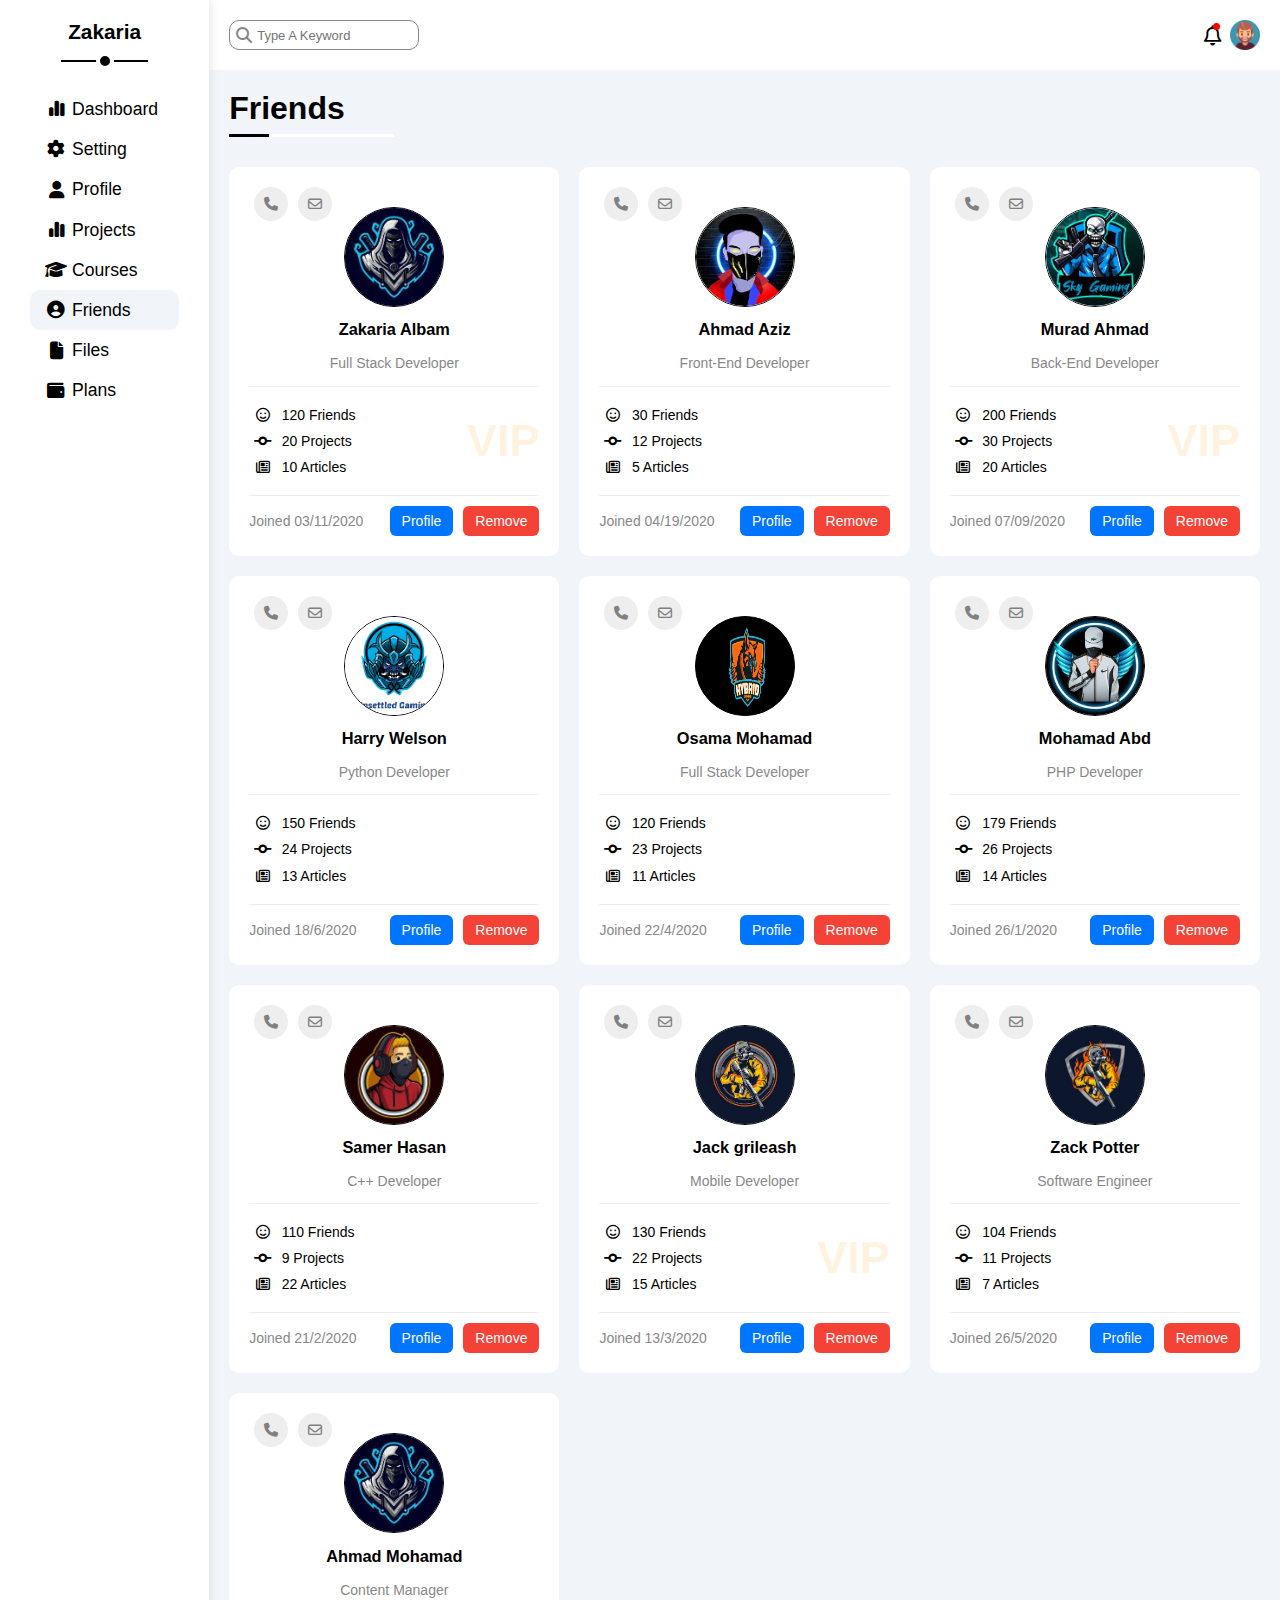
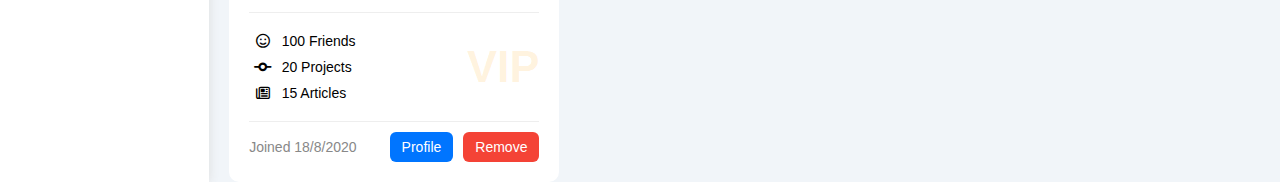
<file: friends.html>
<!DOCTYPE html>
<html lang="en">

<head>
    <mate charset="UTF-8">
    <meta name="description" content="This Is My 4th Page.">
    <meta http-equiv="X-UA-Compatible" content="IE=edge">
    <meta name="viewport" content="width=device-width, initial-scale=1.0">
    <title>Friends</title>
    <link rel="stylesheet" href="fontawesome-free-6.4.0-web/css/normalize.css">
    <link rel="stylesheet" href="fontawesome-free-6.4.0-web/css/all.min.css">
    <link rel="stylesheet" href="Personal-CSS/framework.css">
    <link rel="stylesheet" href="Personal-CSS/master.css">
    <link rel="preconnect" href="https://fonts.googleapis.com">
    <link rel="preconnect" href="https://fonts.gstatic.com" crossorigin>
    <link href="https://fonts.googleapis.com/css2?family=Roboto:ital,wght@0,100;0,400;1,500&display=swap" rel="stylesheet">
</head>
<body>

<!-- Start page -->
<div class="page d-flex" id="page">

    <!-- Start sidebar -->
    <div class="sidebar bg-white txt-cnt p-relative z-1" id="sidebar">
        <h2 class="txt-cnt p-relative fs-15">Zakaria</h2>
        <ul>
            <li>
                <a class="d-flex al-cnt c-black rad-10 p-10" href="index.html">
                    <i class="fa-solid fa-chart-simple fa-fw"></i>
                        <span class="hide-mobile">Dashboard</span>
                    </a>
                </li>
                <li>
                    <a class="d-flex al-cnt c-black rad-10 p-10" href="settings.html">
                        <i class="fa-solid fa-gear fa-fw"></i>
                        <span class="hide-mobile">Setting</span>
                    </a>
                </li>
                <li>
                    <a class="d-flex al-cnt c-black rad-10 p-10" href="profile.html">
                        <i class="fa-solid fa-user fa-fw"></i>
                        <span class="hide-mobile">Profile</span>
                    </a>
                </li>
                <li>
                    <a class="d-flex al-cnt c-black rad-10 p-10" href="projects.html">
                        <i class="fa-solid fa-chart-simple fa-fw"></i>
                        <span class="hide-mobile">Projects</span>
                    </a>
                </li>
                <li>
                    <a class="d-flex al-cnt c-black rad-10 p-10" href="courses.html">
                        <i class="fa-solid fa-graduation-cap fa-fw"></i>
                        <span class="hide-mobile">Courses</span>
                    </a>
                </li>
                <li>
                    <a class="active d-flex al-cnt c-black rad-10 p-10" href="friends.html">
                        <i class="fa-solid fa-circle-user fa-fw"></i>
                        <span class="hide-mobile">Friends</span>
                    </a>
                </li>
                <li>
                    <a class="d-flex al-cnt c-black rad-10 p-10" href="files.html">
                        <i class="fa-solid fa-file fa-fw"></i>
                        <span class="hide-mobile">Files</span>
                    </a>
                </li>
                <li>
                    <a class="d-flex al-cnt c-black rad-10 p-10" href="plans.html">
                        <i class="fa-solid fa-wallet fa-fw"></i>
                        <span class="hide-mobile">Plans</span>
                    </a>
                </li>
            </ul>
    </div>
    <!-- End sidebar -->

    <!-- Start content -->
        <div class="content w-full over-hidden" id="content">

            <!-- Start head -->
            <div class="head bg-white p-20 p-relative d-flex space-between" id="head">
                <div class="search p-relative">
                    <input class="bor-none out-none p-5 rad-10" type="search" placeholder="Type A Keyword">
                </div>
                <div class="icons d-flex">
                    <div class="icon centering p-relative" title="Notification">
                        <i class="far fa-bell fa-fw fa-lg"></i>
                    </div>
                    <img src="img/main-icon.png" alt="Not Available" title="Profile">
                </div>
            </div>
            <!-- End head -->

            <!-- Start friends  -->
            <h1 class="p-relative">Friends</h1>
            <div class="friends fs-14">
                <div class="bg-white p-20 rad-10 txt-cnt p-relative">
                    <div class="friend-icon p-absolute d-flex">
                        <i class="fas fa-phone bg-eee rad-half p-10"></i>
                        <i class="far fa-envelope bg-eee rad-half p-10"></i>
                    </div>
                    <img class="rad-half mt-20" src="img/friend-01.jpg" alt="">
                    <h3 class="mt-10">Zakaria Albam</h3>
                    <p class="c-gray">Full Stack Developer</p>
                    <div class="space-between pt-20 pb-20 mt-10 mb-10 bor-t bor-b">
                        <div class="statistics d-flex f-column gap-10 al-start">
                            <div><i class="far fa-face-smile fa-fw mr-10"></i>120 Friends</div>
                            <div><i class="fas fa-code-commit fa-fw mr-10"></i>20 Projects</div>
                            <div><i class="far fa-newspaper fa-fw mr-10"></i>10 Articles</div>
                        </div>
                        <div class="vip">VIP</div>
                    </div>
                    <div class="space-between">
                        <span class="c-gray">Joined 03/11/2020</span>
                        <div class="d-flex gap-10">
                            <div class="btn-shape bg-blue c-white">Profile</div>
                            <div class="btn-shape bg-red c-white">Remove</div>
                        </div>
                    </div>
                </div>
                <div class="bg-white p-20 rad-10 txt-cnt p-relative">
                    <div class="friend-icon p-absolute d-flex">
                        <i class="fas fa-phone bg-eee rad-half p-10"></i>
                        <i class="far fa-envelope bg-eee rad-half p-10"></i>
                    </div>
                    <img class="rad-half mt-20" src="img/friend-02.jpeg" alt="">
                    <h3 class="mt-10">Ahmad Aziz</h3>
                    <p class="c-gray">Front-End Developer</p>
                    <div class="space-between pt-20 pb-20 mt-10 mb-10 bor-t bor-b">
                        <div class="statistics d-flex f-column gap-10 al-start">
                            <div><i class="far fa-face-smile fa-fw mr-10"></i>30 Friends</div>
                            <div><i class="fas fa-code-commit fa-fw mr-10"></i>12 Projects</div>
                            <div><i class="far fa-newspaper fa-fw mr-10"></i>5 Articles</div>
                        </div>
                    </div>
                    <div class="space-between">
                        <span class="c-gray">Joined 04/19/2020</span>
                        <div class="d-flex gap-10">
                            <div class="btn-shape bg-blue c-white">Profile</div>
                            <div class="btn-shape bg-red c-white">Remove</div>
                        </div>
                    </div>
                </div>
                <div class="bg-white p-20 rad-10 txt-cnt p-relative">
                    <div class="friend-icon p-absolute d-flex">
                        <i class="fas fa-phone bg-eee rad-half p-10"></i>
                        <i class="far fa-envelope bg-eee rad-half p-10"></i>
                    </div>
                    <img class="rad-half mt-20" src="img/friend-03.jpeg" alt="">
                    <h3 class="mt-10">Murad Ahmad</h3>
                    <p class="c-gray">Back-End Developer</p>
                    <div class="space-between pt-20 pb-20 mt-10 mb-10 bor-t bor-b">
                        <div class="statistics d-flex f-column gap-10 al-start">
                            <div><i class="far fa-face-smile fa-fw mr-10"></i>200 Friends</div>
                            <div><i class="fas fa-code-commit fa-fw mr-10"></i>30 Projects</div>
                            <div><i class="far fa-newspaper fa-fw mr-10"></i>20 Articles</div>
                        </div>
                        <div class="vip">VIP</div>
                    </div>
                    <div class="space-between">
                        <span class="c-gray">Joined 07/09/2020</span>
                        <div class="d-flex gap-10">
                            <div class="btn-shape bg-blue c-white">Profile</div>
                            <div class="btn-shape bg-red c-white">Remove</div>
                        </div>
                    </div>
                </div>
                <div class="bg-white p-20 rad-10 txt-cnt p-relative">
                    <div class="friend-icon p-absolute d-flex">
                        <i class="fas fa-phone bg-eee rad-half p-10"></i>
                        <i class="far fa-envelope bg-eee rad-half p-10"></i>
                    </div>
                    <img class="rad-half mt-20" src="img/friend-04.png" alt="">
                    <h3 class="mt-10">Harry Welson</h3>
                    <p class="c-gray">Python Developer</p>
                    <div class="space-between pt-20 pb-20 mt-10 mb-10 bor-t bor-b">
                        <div class="statistics d-flex f-column gap-10 al-start">
                            <div><i class="far fa-face-smile fa-fw mr-10"></i>150 Friends</div>
                            <div><i class="fas fa-code-commit fa-fw mr-10"></i>24 Projects</div>
                            <div><i class="far fa-newspaper fa-fw mr-10"></i>13 Articles</div>
                        </div>
                    </div>
                    <div class="space-between">
                        <span class="c-gray">Joined 18/6/2020</span>
                        <div class="d-flex gap-10">
                            <div class="btn-shape bg-blue c-white">Profile</div>
                            <div class="btn-shape bg-red c-white">Remove</div>
                        </div>
                    </div>
                </div>
                <div class="bg-white p-20 rad-10 txt-cnt p-relative">
                    <div class="friend-icon p-absolute d-flex">
                        <i class="fas fa-phone bg-eee rad-half p-10"></i>
                        <i class="far fa-envelope bg-eee rad-half p-10"></i>
                    </div>
                    <img class="rad-half mt-20" src="img/friend-05.png" alt="">
                    <h3 class="mt-10">Osama Mohamad</h3>
                    <p class="c-gray">Full Stack Developer</p>
                    <div class="space-between pt-20 pb-20 mt-10 mb-10 bor-t bor-b">
                        <div class="statistics d-flex f-column gap-10 al-start">
                            <div><i class="far fa-face-smile fa-fw mr-10"></i>120 Friends</div>
                            <div><i class="fas fa-code-commit fa-fw mr-10"></i>23 Projects</div>
                            <div><i class="far fa-newspaper fa-fw mr-10"></i>11 Articles</div>
                        </div>
                    </div>
                    <div class="space-between">
                        <span class="c-gray">Joined 22/4/2020</span>
                        <div class="d-flex gap-10">
                            <div class="btn-shape bg-blue c-white">Profile</div>
                            <div class="btn-shape bg-red c-white">Remove</div>
                        </div>
                    </div>
                </div>
                <div class="bg-white p-20 rad-10 txt-cnt p-relative">
                    <div class="friend-icon p-absolute d-flex">
                        <i class="fas fa-phone bg-eee rad-half p-10"></i>
                        <i class="far fa-envelope bg-eee rad-half p-10"></i>
                    </div>
                    <img class="rad-half mt-20" src="img/friend-06.jpg" alt="">
                    <h3 class="mt-10">Mohamad Abd</h3>
                    <p class="c-gray">PHP Developer</p>
                    <div class="space-between pt-20 pb-20 mt-10 mb-10 bor-t bor-b">
                        <div class="statistics d-flex f-column gap-10 al-start">
                            <div><i class="far fa-face-smile fa-fw mr-10"></i>179 Friends</div>
                            <div><i class="fas fa-code-commit fa-fw mr-10"></i>26 Projects</div>
                            <div><i class="far fa-newspaper fa-fw mr-10"></i>14 Articles</div>
                        </div>
                    </div>
                    <div class="space-between">
                        <span class="c-gray">Joined 26/1/2020</span>
                        <div class="d-flex gap-10">
                            <div class="btn-shape bg-blue c-white">Profile</div>
                            <div class="btn-shape bg-red c-white">Remove</div>
                        </div>
                    </div>
                </div>
                <div class="bg-white p-20 rad-10 txt-cnt p-relative">
                    <div class="friend-icon p-absolute d-flex">
                        <i class="fas fa-phone bg-eee rad-half p-10"></i>
                        <i class="far fa-envelope bg-eee rad-half p-10"></i>
                    </div>
                    <img class="rad-half mt-20" src="img/friend-07.jpg" alt="">
                    <h3 class="mt-10">Samer Hasan</h3>
                    <p class="c-gray">C++ Developer</p>
                    <div class="space-between pt-20 pb-20 mt-10 mb-10 bor-t bor-b">
                        <div class="statistics d-flex f-column gap-10 al-start">
                            <div><i class="far fa-face-smile fa-fw mr-10"></i>110 Friends</div>
                            <div><i class="fas fa-code-commit fa-fw mr-10"></i>9 Projects</div>
                            <div><i class="far fa-newspaper fa-fw mr-10"></i>22 Articles</div>
                        </div>
                    </div>
                    <div class="space-between">
                        <span class="c-gray">Joined 21/2/2020</span>
                        <div class="d-flex gap-10">
                            <div class="btn-shape bg-blue c-white">Profile</div>
                            <div class="btn-shape bg-red c-white">Remove</div>
                        </div>
                    </div>
                </div>
                <div class="bg-white p-20 rad-10 txt-cnt p-relative">
                    <div class="friend-icon p-absolute d-flex">
                        <i class="fas fa-phone bg-eee rad-half p-10"></i>
                        <i class="far fa-envelope bg-eee rad-half p-10"></i>
                    </div>
                    <img class="rad-half mt-20" src="img/friend-08.jpeg" alt="">
                    <h3 class="mt-10">Jack grileash</h3>
                    <p class="c-gray">Mobile Developer</p>
                    <div class="space-between pt-20 pb-20 mt-10 mb-10 bor-t bor-b">
                        <div class="statistics d-flex f-column gap-10 al-start">
                            <div><i class="far fa-face-smile fa-fw mr-10"></i>130 Friends</div>
                            <div><i class="fas fa-code-commit fa-fw mr-10"></i>22 Projects</div>
                            <div><i class="far fa-newspaper fa-fw mr-10"></i>15 Articles</div>
                        </div>
                        <div class="vip">VIP</div>
                    </div>
                    <div class="space-between">
                        <span class="c-gray">Joined 13/3/2020</span>
                        <div class="d-flex gap-10">
                            <div class="btn-shape bg-blue c-white">Profile</div>
                            <div class="btn-shape bg-red c-white">Remove</div>
                        </div>
                    </div>
                </div>
                <div class="bg-white p-20 rad-10 txt-cnt p-relative">
                    <div class="friend-icon p-absolute d-flex">
                        <i class="fas fa-phone bg-eee rad-half p-10"></i>
                        <i class="far fa-envelope bg-eee rad-half p-10"></i>
                    </div>
                    <img class="rad-half mt-20" src="img/friend-09.jpg" alt="">
                    <h3 class="mt-10">Zack Potter</h3>
                    <p class="c-gray">Software Engineer</p>
                    <div class="space-between pt-20 pb-20 mt-10 mb-10 bor-t bor-b">
                        <div class="statistics d-flex f-column gap-10 al-start">
                            <div><i class="far fa-face-smile fa-fw mr-10"></i>104 Friends</div>
                            <div><i class="fas fa-code-commit fa-fw mr-10"></i>11 Projects</div>
                            <div><i class="far fa-newspaper fa-fw mr-10"></i>7 Articles</div>
                        </div>
                    </div>
                    <div class="space-between">
                        <span class="c-gray">Joined 26/5/2020</span>
                        <div class="d-flex gap-10">
                            <div class="btn-shape bg-blue c-white">Profile</div>
                            <div class="btn-shape bg-red c-white">Remove</div>
                        </div>
                    </div>
                </div>
                <div class="bg-white p-20 rad-10 txt-cnt p-relative">
                    <div class="friend-icon p-absolute d-flex">
                        <i class="fas fa-phone bg-eee rad-half p-10"></i>
                        <i class="far fa-envelope bg-eee rad-half p-10"></i>
                    </div>
                    <img class="rad-half mt-20" src="img/friend-01.jpg" alt="">
                    <h3 class="mt-10">Ahmad Mohamad</h3>
                    <p class="c-gray">Content Manager</p>
                    <div class="space-between pt-20 pb-20 mt-10 mb-10 bor-t bor-b">
                        <div class="statistics d-flex f-column gap-10 al-start">
                            <div><i class="far fa-face-smile fa-fw mr-10"></i>100 Friends</div>
                            <div><i class="fas fa-code-commit fa-fw mr-10"></i>20 Projects</div>
                            <div><i class="far fa-newspaper fa-fw mr-10"></i>15 Articles</div>
                        </div>
                        <div class="vip">VIP</div>
                    </div>
                    <div class="space-between">
                        <span class="c-gray">Joined 18/8/2020</span>
                        <div class="d-flex gap-10">
                            <div class="btn-shape bg-blue c-white">Profile</div>
                            <div class="btn-shape bg-red c-white">Remove</div>
                        </div>
                    </div>
                </div>
            </div>
            <!-- End friends  -->

        </div>
        <!-- End content -->
        
</div>
    <!-- End page -->

</body>
</html>
</file>
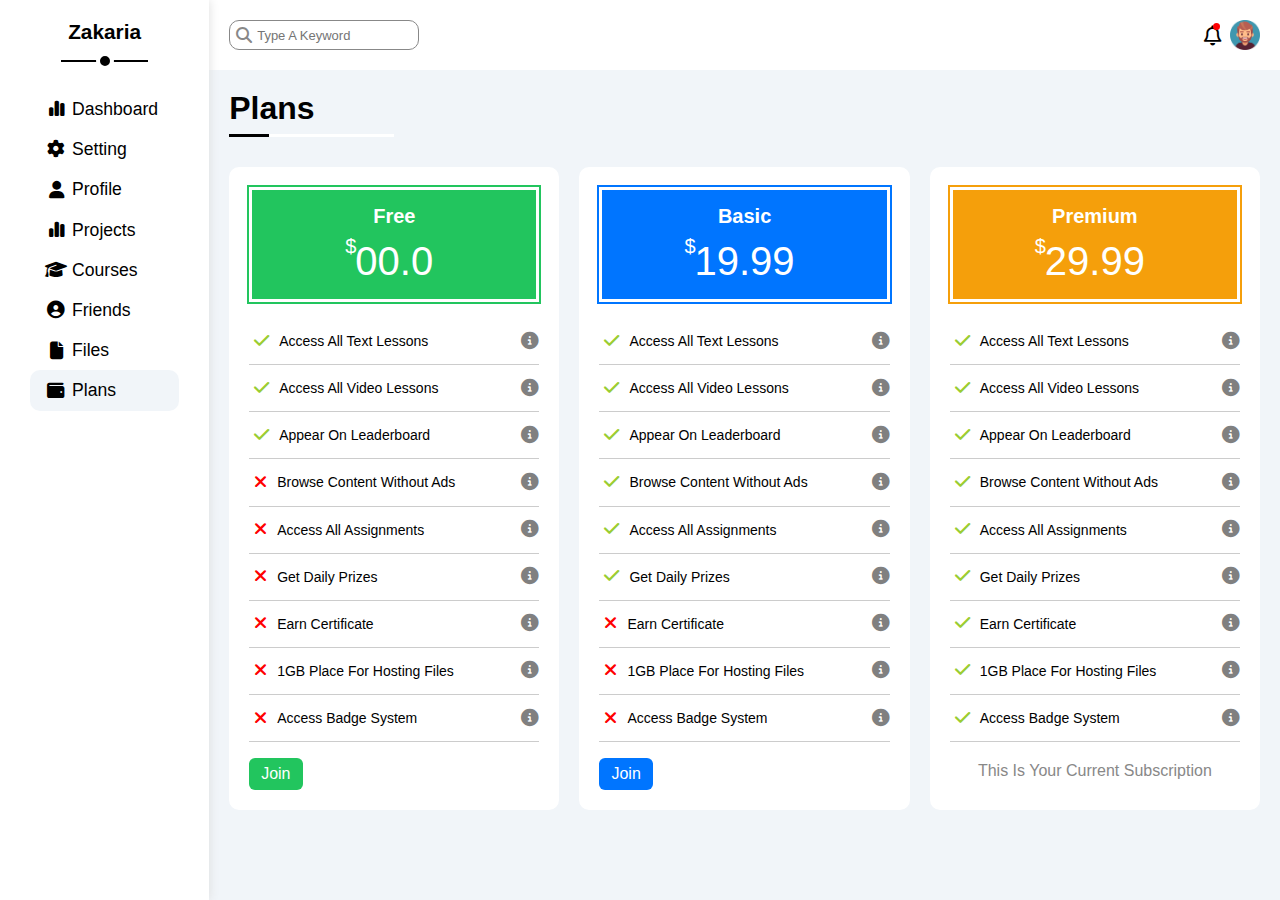
<file: plans.html>
<!DOCTYPE html>
<html lang="en">

<head>
    <mate charset="UTF-8">
    <meta name="description" content="This Is My 4th Page.">
    <meta http-equiv="X-UA-Compatible" content="IE=edge">
    <meta name="viewport" content="width=device-width, initial-scale=1.0">
    <title>Plans</title>
    <link rel="stylesheet" href="fontawesome-free-6.4.0-web/css/normalize.css">
    <link rel="stylesheet" href="fontawesome-free-6.4.0-web/css/all.min.css">
    <link rel="stylesheet" href="Personal-CSS/framework.css">
    <link rel="stylesheet" href="Personal-CSS/master.css">
    <link rel="preconnect" href="https://fonts.googleapis.com">
    <link rel="preconnect" href="https://fonts.gstatic.com" crossorigin>
    <link href="https://fonts.googleapis.com/css2?family=Roboto:ital,wght@0,100;0,400;1,500&display=swap" rel="stylesheet">
</head>
<body>

<!-- Start page -->
<div class="page d-flex" id="page">

    <!-- Start sidebar -->
    <div class="sidebar bg-white txt-cnt p-relative z-1" id="sidebar">
        <h2 class="txt-cnt p-relative fs-15">Zakaria</h2>
        <ul>
            <li>
                <a class="d-flex al-cnt c-black rad-10 p-10" href="index.html">
                    <i class="fa-solid fa-chart-simple fa-fw"></i>
                        <span class="hide-mobile">Dashboard</span>
                    </a>
                </li>
                <li>
                    <a class="d-flex al-cnt c-black rad-10 p-10" href="settings.html">
                        <i class="fa-solid fa-gear fa-fw"></i>
                        <span class="hide-mobile">Setting</span>
                    </a>
                </li>
                <li>
                    <a class="d-flex al-cnt c-black rad-10 p-10" href="profile.html">
                        <i class="fa-solid fa-user fa-fw"></i>
                        <span class="hide-mobile">Profile</span>
                    </a>
                </li>
                <li>
                    <a class="d-flex al-cnt c-black rad-10 p-10" href="projects.html">
                        <i class="fa-solid fa-chart-simple fa-fw"></i>
                        <span class="hide-mobile">Projects</span>
                    </a>
                </li>
                <li>
                    <a class="d-flex al-cnt c-black rad-10 p-10" href="courses.html">
                        <i class="fa-solid fa-graduation-cap fa-fw"></i>
                        <span class="hide-mobile">Courses</span>
                    </a>
                </li>
                <li>
                    <a class="d-flex al-cnt c-black rad-10 p-10" href="friends.html">
                        <i class="fa-solid fa-circle-user fa-fw"></i>
                        <span class="hide-mobile">Friends</span>
                    </a>
                </li>
                <li>
                    <a class="d-flex al-cnt c-black rad-10 p-10" href="files.html">
                        <i class="fa-solid fa-file fa-fw"></i>
                        <span class="hide-mobile">Files</span>
                    </a>
                </li>
                <li>
                    <a class="active d-flex al-cnt c-black rad-10 p-10" href="plans.html">
                        <i class="fa-solid fa-wallet fa-fw"></i>
                        <span class="hide-mobile">Plans</span>
                    </a>
                </li>
            </ul>
    </div>
    <!-- End sidebar -->

    <!-- Start content -->
        <div class="content w-full over-hidden" id="content">

            <!-- Start head -->
            <div class="head bg-white p-20 p-relative d-flex space-between" id="head">
                <div class="search p-relative">
                    <input class="bor-none out-none p-5 rad-10" type="search" placeholder="Type A Keyword">
                </div>
                <div class="icons d-flex">
                    <div class="icon centering p-relative" title="Notification">
                        <i class="far fa-bell fa-fw fa-lg"></i>
                    </div>
                    <img src="img/main-icon.png" alt="Not Available" title="Profile">
                </div>
            </div>
            <!-- End head -->

            <!-- Start Plans  -->
            <h1 class="p-relative">Plans</h1>
            <div class="plans-page d-grid gap-20 mr-20 ml-20">
                <div class="green bg-white p-20 rad-10">
                    <div class="top bg-green">
                        <p class="mt-0 mb-10 fs-20 fw-b">Free</p>
                        <div><span class="price">$</span>00.0</div>
                    </div>
                    <ul>
                        <li>
                            <i class="yes fas fa-check fa-lg mr-10"></i>
                            <span>Access All Text Lessons</span>       
                            <i class="help fas fa-circle-info fa-lg"></i>
                        </li>
                        <li>
                            <i class="yes fas fa-check fa-lg mr-10"></i>
                            <span>Access All Video Lessons</span>
                            <i class="help fas fa-circle-info fa-lg"></i>
                        </li>
                        <li>
                            <i class="yes fas fa-check fa-lg mr-10"></i>
                             <span>Appear On Leaderboard</span>
                            <i class="help fas fa-circle-info fa-lg"></i>
                        </li>
                        <li>
                            <i class="fas fa-xmark fa-lg mr-10"></i>
                             <span> Browse Content Without Ads</span>    
                            <i class="help fas fa-circle-info fa-lg"></i>
                        </li>
                        <li>
                            <i class="fas fa-xmark fa-lg mr-10"></i>
                             <span>Access All Assignments</span>   
                            <i class="help fas fa-circle-info fa-lg"></i>
                        </li>
                        <li>
                            <i class="fas fa-xmark fa-lg mr-10"></i>
                             <span>Get Daily Prizes</span>
                            <i class="help fas fa-circle-info fa-lg"></i>
                        </li>
                        <li>
                            <i class="fas fa-xmark fa-lg mr-10"></i>
                             <span>Earn Certificate</span>
                            <i class="help fas fa-circle-info fa-lg"></i>
                        </li>
                        <li>
                            <i class="fas fa-xmark fa-lg mr-10"></i>
                             <span>1GB Place For Hosting Files</span> 
                            <i class="help fas fa-circle-info fa-lg"></i>
                        </li>
                        <li>
                            <i class="fas fa-xmark fa-lg mr-10"></i>
                             <span>Access Badge System</span> 
                            <i class="help fas fa-circle-info fa-lg"></i>
                        </li>
                    </ul>
                    <div class="btn-shape bg-green c-white">Join</div>
                </div>
                <div class="blue bg-white p-20 rad-10">
                    <div class="top bg-blue">
                        <p class="mt-0 mb-10 fs-20 fw-b">Basic</p>
                        <div><span class="price">$</span>19.99</div>
                    </div>
                    <ul>
                        <li>
                            <i class="yes fas fa-check fa-lg mr-10"></i>
                            <span>Access All Text Lessons</span>       
                            <i class="help fas fa-circle-info fa-lg"></i>
                        </li>
                        <li>
                            <i class="yes fas fa-check fa-lg mr-10"></i>
                            <span>Access All Video Lessons</span>
                            <i class="help fas fa-circle-info fa-lg"></i>
                        </li>
                        <li>
                            <i class="yes fas fa-check fa-lg mr-10"></i>
                             <span>Appear On Leaderboard</span>
                            <i class="help fas fa-circle-info fa-lg"></i>
                        </li>
                        <li>
                            <i class="yes fas fa-check fa-lg mr-10"></i>
                             <span> Browse Content Without Ads</span>    
                            <i class="help fas fa-circle-info fa-lg"></i>
                        </li>
                        <li>
                            <i class="yes fas fa-check fa-lg mr-10"></i>
                             <span>Access All Assignments</span>   
                            <i class="help fas fa-circle-info fa-lg"></i>
                        </li>
                        <li>
                            <i class="yes fas fa-check fa-lg mr-10"></i>
                             <span>Get Daily Prizes</span>
                            <i class="help fas fa-circle-info fa-lg"></i>
                        </li>
                        <li>
                            <i class="fas fa-xmark fa-lg mr-10"></i>
                             <span>Earn Certificate</span>
                            <i class="help fas fa-circle-info fa-lg"></i>
                        </li>
                        <li>
                            <i class="fas fa-xmark fa-lg mr-10"></i>
                             <span>1GB Place For Hosting Files</span> 
                            <i class="help fas fa-circle-info fa-lg"></i>
                        </li>
                        <li>
                            <i class="fas fa-xmark fa-lg mr-10"></i>
                             <span>Access Badge System</span> 
                            <i class="help fas fa-circle-info fa-lg"></i>
                        </li>
                    </ul>
                    <div class="btn-shape bg-blue c-white">Join</div>
                </div>
                <div class="orange bg-white p-20 rad-10">
                    <div class="top bg-orange">
                        <p class="mt-0 mb-10 fs-20 fw-b">Premium</p>
                        <div><span class="price">$</span>29.99</div>
                    </div>
                    <ul>
                        <li>
                            <i class="yes fas fa-check fa-lg mr-10"></i>
                            <span>Access All Text Lessons</span>       
                            <i class="help fas fa-circle-info fa-lg"></i>
                        </li>
                        <li>
                            <i class="yes fas fa-check fa-lg mr-10"></i>
                            <span>Access All Video Lessons</span>
                            <i class="help fas fa-circle-info fa-lg"></i>
                        </li>
                        <li>
                            <i class="yes fas fa-check fa-lg mr-10"></i>
                             <span>Appear On Leaderboard</span>
                            <i class="help fas fa-circle-info fa-lg"></i>
                        </li>
                        <li>
                            <i class="yes fas fa-check fa-lg mr-10"></i>
                             <span> Browse Content Without Ads</span>    
                            <i class="help fas fa-circle-info fa-lg"></i>
                        </li>
                        <li>
                            <i class="yes fas fa-check fa-lg mr-10"></i>
                             <span>Access All Assignments</span>   
                            <i class="help fas fa-circle-info fa-lg"></i>
                        </li>
                        <li>
                            <i class="yes fas fa-check fa-lg mr-10"></i>
                             <span>Get Daily Prizes</span>
                            <i class="help fas fa-circle-info fa-lg"></i>
                        </li>
                        <li>
                            <i class="yes fas fa-check fa-lg mr-10"></i>
                             <span>Earn Certificate</span>
                            <i class="help fas fa-circle-info fa-lg"></i>
                        </li>
                        <li>
                            <i class="yes fas fa-check fa-lg mr-10"></i>
                             <span>1GB Place For Hosting Files</span> 
                            <i class="help fas fa-circle-info fa-lg"></i>
                        </li>
                        <li>
                            <i class="yes fas fa-check fa-lg mr-10"></i>
                             <span>Access Badge System</span> 
                            <i class="help fas fa-circle-info fa-lg"></i>
                        </li>
                    </ul>
                    <div class="c-gray txt-cnt mt-20">This Is Your Current Subscription</div>
                </div>
            </div>
            <!-- End Plans  -->
        </div>
        <!-- End content -->
        
</div>
    <!-- End page -->

</body>
</html>
</file>
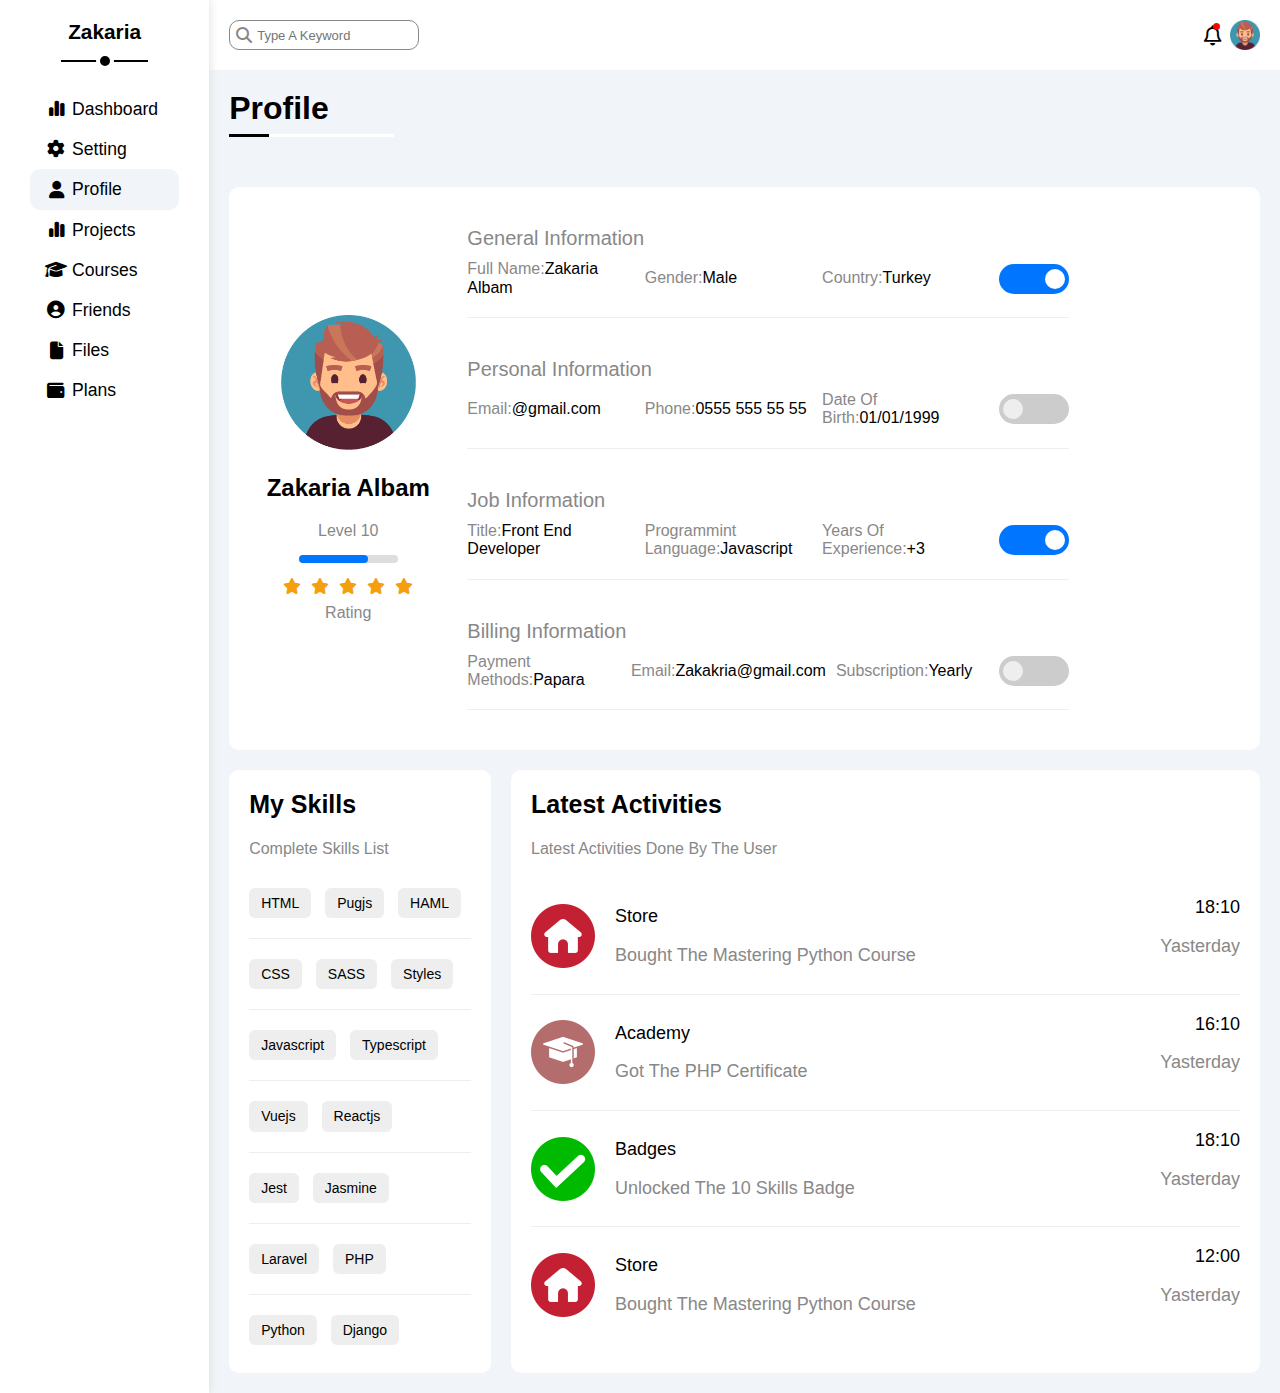
<file: profile.html>
<!DOCTYPE html>
<html lang="en">

<head>
    <mate charset="UTF-8">
    <meta name="description" content="This Is My 4th Page.">
    <meta http-equiv="X-UA-Compatible" content="IE=edge">
    <meta name="viewport" content="width=device-width, initial-scale=1.0">
    <title>Profile</title>
    <link rel="stylesheet" href="fontawesome-free-6.4.0-web/css/normalize.css">
    <link rel="stylesheet" href="fontawesome-free-6.4.0-web/css/all.min.css">
    <link rel="stylesheet" href="Personal-CSS/framework.css">
    <link rel="stylesheet" href="Personal-CSS/master.css">
    <link rel="preconnect" href="https://fonts.googleapis.com">
    <link rel="preconnect" href="https://fonts.gstatic.com" crossorigin>
    <link href="https://fonts.googleapis.com/css2?family=Roboto:ital,wght@0,100;0,400;1,500&display=swap" rel="stylesheet">
</head>
<body>

<!-- Start page -->
<div class="page d-flex" id="page">

    <!-- Start sidebar -->
    <div class="sidebar bg-white txt-cnt p-relative z-1" id="sidebar">
        <h2 class="txt-cnt p-relative fs-15">Zakaria</h2>
        <ul>
            <li>
                <a class="d-flex al-cnt c-black rad-10 p-10" href="index.html">
                    <i class="fa-solid fa-chart-simple fa-fw"></i>
                        <span class="hide-mobile">Dashboard</span>
                    </a>
                </li>
                <li>
                    <a class="d-flex al-cnt c-black rad-10 p-10" href="settings.html">
                        <i class="fa-solid fa-gear fa-fw"></i>
                        <span class="hide-mobile">Setting</span>
                    </a>
                </li>
                <li>
                    <a class="active d-flex al-cnt c-black rad-10 p-10" href="profile.html">
                        <i class="fa-solid fa-user fa-fw"></i>
                        <span class="hide-mobile">Profile</span>
                    </a>
                </li>
                <li>
                    <a class="d-flex al-cnt c-black rad-10 p-10" href="projects.html">
                        <i class="fa-solid fa-chart-simple fa-fw"></i>
                        <span class="hide-mobile">Projects</span>
                    </a>
                </li>
                <li>
                    <a class="d-flex al-cnt c-black rad-10 p-10" href="courses.html">
                        <i class="fa-solid fa-graduation-cap fa-fw"></i>
                        <span class="hide-mobile">Courses</span>
                    </a>
                </li>
                <li>
                    <a class="d-flex al-cnt c-black rad-10 p-10" href="friends.html">
                        <i class="fa-solid fa-circle-user fa-fw"></i>
                        <span class="hide-mobile">Friends</span>
                    </a>
                </li>
                <li>
                    <a class="d-flex al-cnt c-black rad-10 p-10" href="files.html">
                        <i class="fa-solid fa-file fa-fw"></i>
                        <span class="hide-mobile">Files</span>
                    </a>
                </li>
                <li>
                    <a class="d-flex al-cnt c-black rad-10 p-10" href="plans.html">
                        <i class="fa-solid fa-wallet fa-fw"></i>
                        <span class="hide-mobile">Plans</span>
                    </a>
                </li>
            </ul>
    </div>
    <!-- End sidebar -->

    <!-- Start content -->
        <div class="content w-full over-hidden" id="content">

            <!-- Start head -->
            <div class="head bg-white p-20 p-relative d-flex space-between" id="head">
                <div class="search p-relative">
                    <input class="bor-none out-none p-5 rad-10" type="search" placeholder="Type A Keyword">
                </div>
                <div class="icons d-flex">
                    <div class="icon centering p-relative" title="Notification">
                        <i class="far fa-bell fa-fw fa-lg"></i>
                    </div>
                    <img src="img/main-icon.png" alt="Not Available" title="Profile">
                </div>
            </div>
            <!-- End head -->

            <!-- Start profile  -->
            <h1 class="p-relative">Profile</h1>
            <div class="profile p-20">
                <div class="overview p-20 bg-white rad-10 d-flex col-mobile al-cnt w-full mb-20">
                    <div class="image txt-cnt flex-1">
                        <img src="img/main-icon.png" alt="Not Available">
                        <h2>Zakaria Albam</h2>
                        <span class="c-gray">Level 10</span>
                        <div>
                            <span class="range"></span>
                        </div>
                        <div class="d-flex w-fit m-auto mb-10">
                            <i class="fa-solid fa-star c-orange"></i>
                            <i class="fa-solid fa-star c-orange"></i>
                            <i class="fa-solid fa-star c-orange"></i>
                            <i class="fa-solid fa-star c-orange"></i>
                            <i class="fa-solid fa-star c-orange"></i>
                        </div>
                        <span class="c-gray">Rating</span>
                    </div>
                    <div class="info flex-4 center-mob">
                        <div class="p-20">
                            <p class="c-gray mt-0 mb-10 fs-20">General Information</p>
                            <div class="text space-between gap-10 col-mobile center-mob">
                                <div><span class="c-gray">Full Name:</span>Zakaria Albam</div>
                                <div><span class="c-gray">Gender:</span>Male</div>
                                <div><span class="c-gray">Country:</span>Turkey</div>
                                <label>
                                    <input class="toggle-checkbox" type="checkbox" checked>
                                    <div class="toggle-switch"></div>
                                </label>
                            </div>
                        </div>
                        <div class="p-20">
                            <p class="c-gray mt-0 mb-10 fs-20">Personal Information</p>
                            <div class="text space-between gap-10 col-mobile">
                                <div><span class="c-gray">Email:</span>@gmail.com</div>
                                <div><span class="c-gray">Phone:</span>0555 555 55 55</div>
                                <div><span class="c-gray">Date Of Birth:</span>01/01/1999</div>
                                <label>
                                    <input class="toggle-checkbox" type="checkbox">
                                    <div class="toggle-switch"></div>
                                </label>
                            </div>
                        </div>
                        <div class="p-20">
                            <p class="c-gray mt-0 mb-10 fs-20">Job Information</p>
                            <div class="text space-between gap-10 col-mobile">
                                <div><span class="c-gray">Title:</span>Front End Developer</div>
                                <div><span class="c-gray">Programmint Language:</span>Javascript</div>
                                <div><span class="c-gray">Years Of Experience:</span>+3</div>
                                <label>
                                    <input class="toggle-checkbox" type="checkbox" checked>
                                    <div class="toggle-switch"></div>
                                </label>
                            </div>
                        </div>
                        <div class="p-20">
                            <p class="c-gray mt-0 mb-10 fs-20">Billing Information</p>
                            <div class="text space-between gap-10 col-mobile">
                                <div><span class="c-gray">Payment Methods:</span>Papara</div>
                                <div><span class="c-gray">Email:</span>Zakakria@gmail.com</div>
                                <div><span class="c-gray">Subscription:</span>Yearly</div>
                                <label>
                                    <input class="toggle-checkbox" type="checkbox">
                                    <div class="toggle-switch"></div>
                                </label>
                            </div>
                        </div>
                    </div>
                </div>

                <div class="col-mobile d-flex gap-20">
                    <div class="my-skills p-20 bg-white rad-10 center-mob">
                        <h2 class="mt-0 fs-25">My Skills</h2>
                        <p class="c-gray mt-0 mb-30">Complete Skills List</p>
                        <div class="row bor-b gap-20 pb-20 mb-20 fs-14">
                            <div class="btn-shape bg-eee">HTML</div>
                            <div class="btn-shape bg-eee">Pugjs</div>
                            <div class="btn-shape bg-eee">HAML</div>
                        </div>
                        <div class="row bor-b gap-20 pb-20 mb-20 fs-14">
                            <div class="btn-shape bg-eee">CSS</div>
                            <div class="btn-shape bg-eee">SASS</div>
                            <div class="btn-shape bg-eee">Styles</div>
                        </div>
                        <div class="row bor-b gap-20 pb-20 mb-20 fs-14">
                            <div class="btn-shape bg-eee">Javascript</div>
                            <div class="btn-shape bg-eee">Typescript</div>
                        </div>
                        <div class="row bor-b gap-20 pb-20 mb-20 fs-14">
                            <div class="btn-shape bg-eee">Vuejs</div>
                            <div class="btn-shape bg-eee">Reactjs</div>
                        </div>
                        <div class="row bor-b gap-20 pb-20 mb-20 fs-14">
                            <div class="btn-shape bg-eee">Jest</div>
                            <div class="btn-shape bg-eee">Jasmine</div>
                        </div>
                        <div class="row bor-b gap-20 pb-20 mb-20 fs-14">
                            <div class="btn-shape bg-eee">Laravel</div>
                            <div class="btn-shape bg-eee">PHP</div>
                        </div>
                        <div class="row gap-20 fs-14">
                            <div class="btn-shape bg-eee">Python</div>
                            <div class="btn-shape bg-eee">Django</div>
                        </div>
                    </div>
    
                    <div class="latest-activ p-20 bg-white rad-10 flex-1 center-mob">
                        <h2 class="mt-0 fs-25">Latest Activities</h2>
                        <p class="c-gray mt-0 mb-30">Latest Activities Done By The User</p>
                        <div class="row bor-b space-between pb-10 mb-10 fs-18">
                            <div class="space-between">
                                <img src="img/house-1.png" alt="">
                                <div class="info ml-20">
                                    <p>Store</p>
                                    <p class="c-gray">Bought The Mastering Python Course</p>
                                </div>
                            </div>
                            <div class="time">
                                <span class="d-block txt-end">18:10</span>
                                <p class="c-gray">Yasterday</p>
                            </div>
                        </div>
                        <div class="row bor-b space-between pb-10 mb-10 fs-18">
                            <div class="space-between">
                                <img src="img/academic.png" alt="">
                                <div class="info ml-20">
                                    <p>Academy</p>
                                    <p class="c-gray">Got The PHP Certificate</p>
                                </div>
                            </div>
                            <div class="time">
                                <span class="d-block txt-end">16:10</span>
                                <p class="c-gray">Yasterday</p>
                            </div>
                        </div>
                        <div class="row bor-b space-between pb-10 mb-10 fs-18">
                            <div class="space-between">
                                <img src="img/check.png" alt="">
                                <div class="info ml-20">
                                    <p>Badges</p>
                                    <p class="c-gray">Unlocked The 10 Skills Badge</p>
                                </div>
                            </div>
                            <div class="time">
                                <span class="d-block txt-end">18:10</span>
                                <p class="c-gray">Yasterday</p>
                            </div>
                        </div>
                        <div class="row space-between pb-10 mb-10 fs-18">
                            <div class="space-between">
                                <img src="img/house-1.png" alt="">
                                <div class="info ml-20">
                                    <p>Store</p>
                                    <p class="c-gray">Bought The Mastering Python Course</p>
                                </div>
                            </div>
                            <div class="time">
                                <span class="d-block txt-end">12:00</span>
                                <p class="c-gray">Yasterday</p>
                            </div>
                        </div>
                    </div>
                </div>
            </div>
            <!-- End profile  -->

        </div>
        <!-- End content -->
        
</div>
    <!-- End page -->

</body>
</html>
</file>
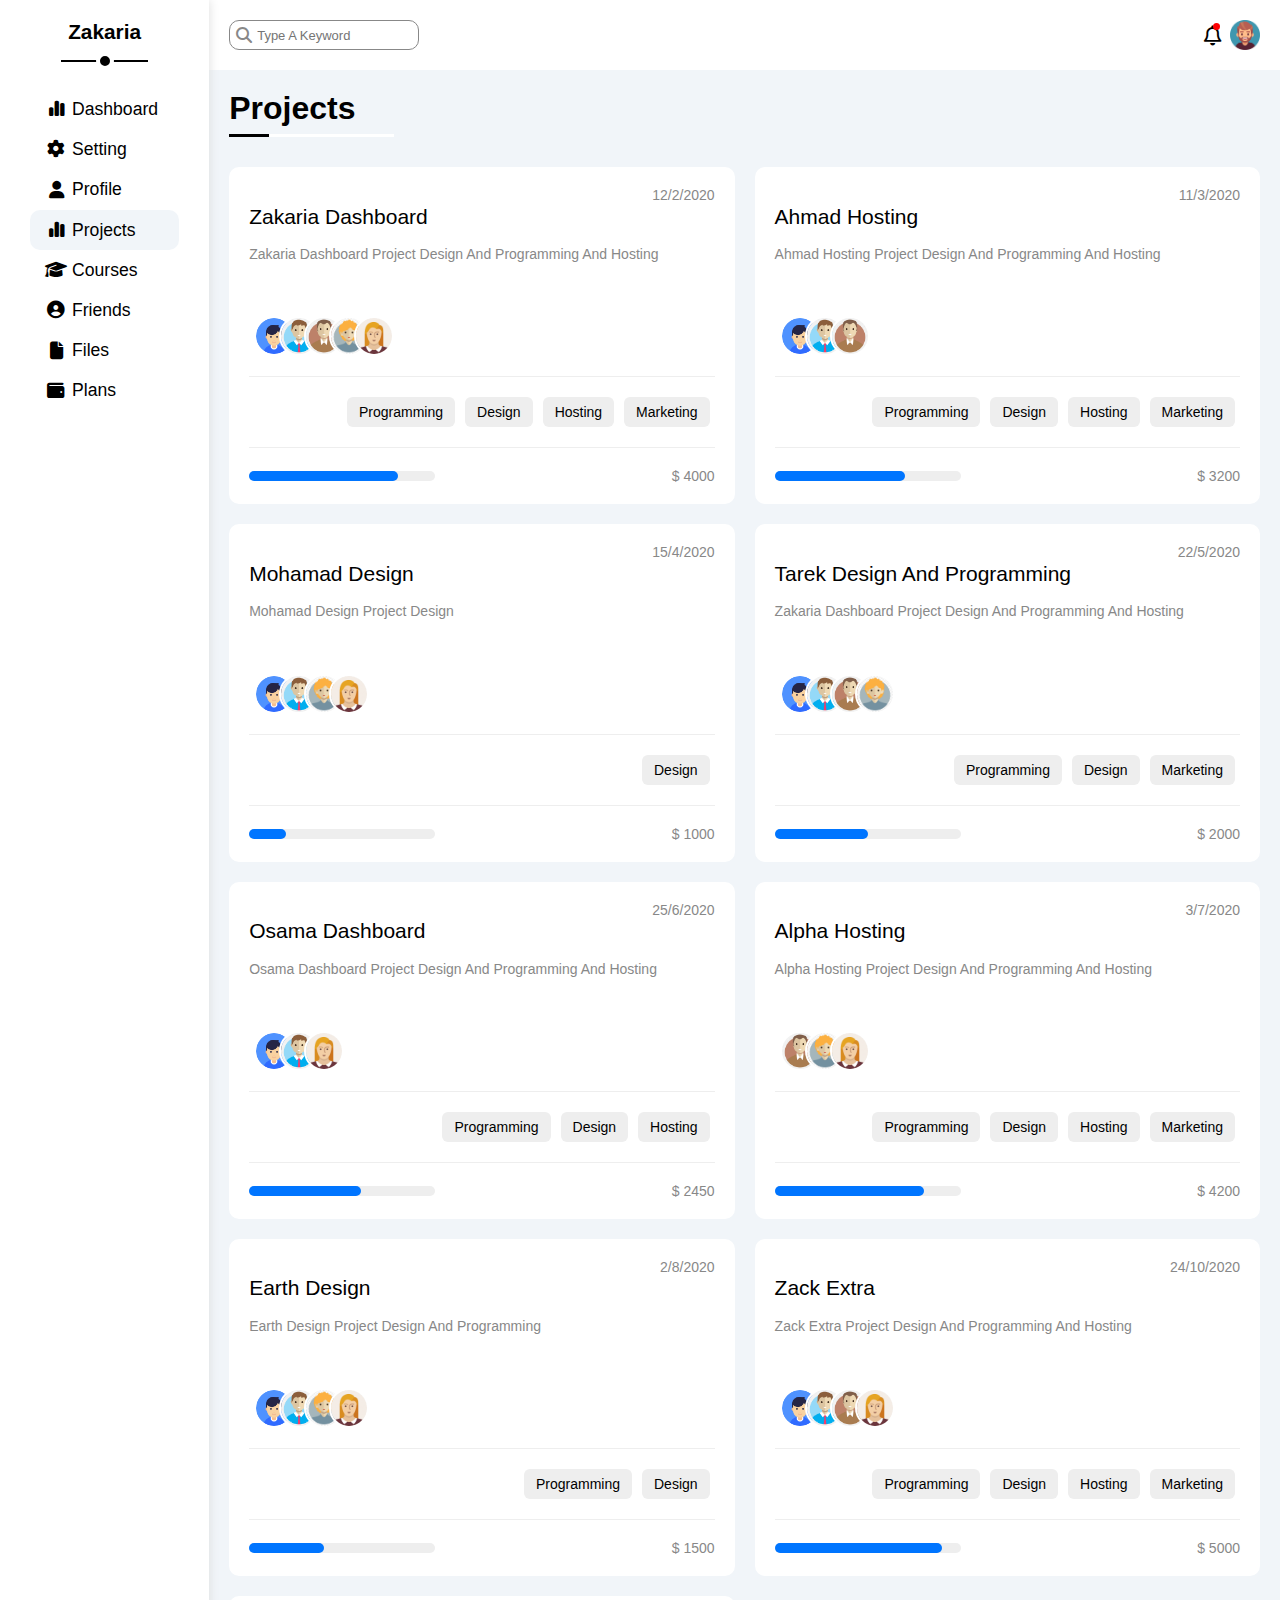
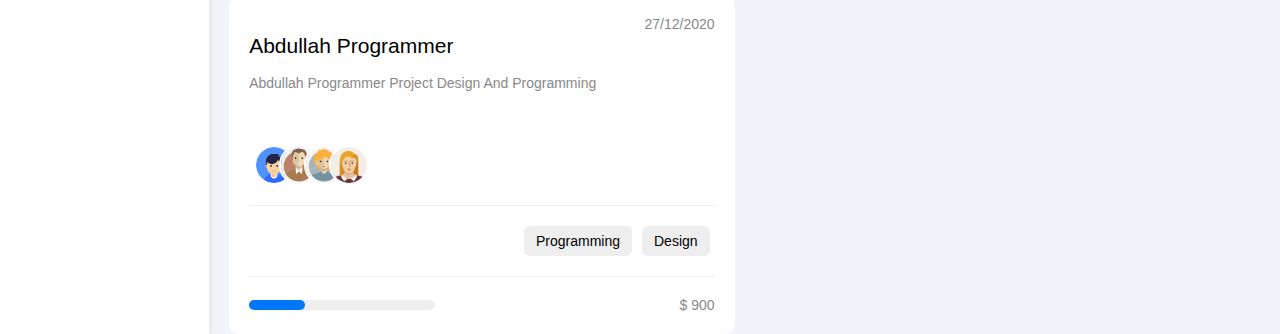
<file: projects.html>
<!DOCTYPE html>
<html lang="en">

<head>
    <mate charset="UTF-8">
    <meta name="description" content="This Is My 4th Page.">
    <meta http-equiv="X-UA-Compatible" content="IE=edge">
    <meta name="viewport" content="width=device-width, initial-scale=1.0">
    <title>Projects</title>
    <link rel="stylesheet" href="fontawesome-free-6.4.0-web/css/normalize.css">
    <link rel="stylesheet" href="fontawesome-free-6.4.0-web/css/all.min.css">
    <link rel="stylesheet" href="Personal-CSS/framework.css">
    <link rel="stylesheet" href="Personal-CSS/master.css">
    <link rel="preconnect" href="https://fonts.googleapis.com">
    <link rel="preconnect" href="https://fonts.gstatic.com" crossorigin>
    <link href="https://fonts.googleapis.com/css2?family=Roboto:ital,wght@0,100;0,400;1,500&display=swap" rel="stylesheet">
</head>
<body>

<!-- Start page -->
<div class="page d-flex" id="page">

    <!-- Start sidebar -->
    <div class="sidebar bg-white txt-cnt p-relative z-1" id="sidebar">
        <h2 class="txt-cnt p-relative fs-15">Zakaria</h2>
        <ul>
            <li>
                <a class="d-flex al-cnt c-black rad-10 p-10" href="index.html">
                    <i class="fa-solid fa-chart-simple fa-fw"></i>
                        <span class="hide-mobile">Dashboard</span>
                    </a>
                </li>
                <li>
                    <a class="d-flex al-cnt c-black rad-10 p-10" href="settings.html">
                        <i class="fa-solid fa-gear fa-fw"></i>
                        <span class="hide-mobile">Setting</span>
                    </a>
                </li>
                <li>
                    <a class="d-flex al-cnt c-black rad-10 p-10" href="profile.html">
                        <i class="fa-solid fa-user fa-fw"></i>
                        <span class="hide-mobile">Profile</span>
                    </a>
                </li>
                <li>
                    <a class="active d-flex al-cnt c-black rad-10 p-10" href="projects.html">
                        <i class="fa-solid fa-chart-simple fa-fw"></i>
                        <span class="hide-mobile">Projects</span>
                    </a>
                </li>
                <li>
                    <a class="d-flex al-cnt c-black rad-10 p-10" href="courses.html">
                        <i class="fa-solid fa-graduation-cap fa-fw"></i>
                        <span class="hide-mobile">Courses</span>
                    </a>
                </li>
                <li>
                    <a class="d-flex al-cnt c-black rad-10 p-10" href="friends.html">
                        <i class="fa-solid fa-circle-user fa-fw"></i>
                        <span class="hide-mobile">Friends</span>
                    </a>
                </li>
                <li>
                    <a class="d-flex al-cnt c-black rad-10 p-10" href="files.html">
                        <i class="fa-solid fa-file fa-fw"></i>
                        <span class="hide-mobile">Files</span>
                    </a>
                </li>
                <li>
                    <a class="d-flex al-cnt c-black rad-10 p-10" href="plans.html">
                        <i class="fa-solid fa-wallet fa-fw"></i>
                        <span class="hide-mobile">Plans</span>
                    </a>
                </li>
            </ul>
    </div>
    <!-- End sidebar -->

    <!-- Start content -->
        <div class="content w-full over-hidden" id="content">

            <!-- Start head -->
            <div class="head bg-white p-20 p-relative d-flex space-between" id="head">
                <div class="search p-relative">
                    <input class="bor-none out-none p-5 rad-10" type="search" placeholder="Type A Keyword">
                </div>
                <div class="icons d-flex">
                    <div class="icon centering p-relative" title="Notification">
                        <i class="far fa-bell fa-fw fa-lg"></i>
                    </div>
                    <img src="img/main-icon.png" alt="Not Available" title="Profile">
                </div>
            </div>
            <!-- End head -->

            <!-- Start projects  -->
            <h1 class="p-relative">Projects</h1>
            <div class="projects fs-14">
               <div class="bg-white p-20 rad-10 p-relative">
                <span class="time c-gray fs-14">12/2/2020</span>
                <h2 class="fw-normal">Zakaria Dashboard</h2>
                <p class="c-gray pb-20">Zakaria Dashboard Project Design And Programming And Hosting</p>
                <div class="images d-flex jus-start p-20 bor-b">
                    <img src="img/icon-2.png" alt="Not Available">
                    <img src="img/icon-3.png" alt="Not Available">
                    <img src="img/icon-4.png" alt="Not Available">
                    <img src="img/icon-5.png" alt="Not Available">
                    <img src="img/icon-6.png" alt="Not Available">
                </div>
                <div class="skills d-flex jus-end pt-20 pb-20 bor-b">
                    <div class="btn-shape bg-eee mr-5 ml-5">Programming</div>
                    <div class="btn-shape bg-eee mr-5 ml-5">Design</div>
                    <div class="btn-shape bg-eee mr-5 ml-5">Hosting</div>
                    <div class="btn-shape bg-eee mr-5 ml-5">Marketing</div>
                </div>
                <div class="space-between pt-20">
                    <div class="progress"><span style="width:80%" class="bg-blue"></span></div>
                    <span class="c-gray">$ 4000</span>
                </div>
               </div>
               <div class="bg-white p-20 rad-10 p-relative">
                <span class="time c-gray fs-14">11/3/2020</span>
                <h2 class="fw-normal">Ahmad Hosting</h2>
                <p class="c-gray pb-20">Ahmad Hosting Project Design And Programming And Hosting</p>
                <div class="images d-flex jus-start p-20 bor-b">
                    <img src="img/icon-2.png" alt="Not Available">
                    <img src="img/icon-3.png" alt="Not Available">
                    <img src="img/icon-4.png" alt="Not Available">
                </div>
                <div class="skills d-flex jus-end pt-20 pb-20 bor-b">
                    <div class="btn-shape bg-eee mr-5 ml-5">Programming</div>
                    <div class="btn-shape bg-eee mr-5 ml-5">Design</div>
                    <div class="btn-shape bg-eee mr-5 ml-5">Hosting</div>
                    <div class="btn-shape bg-eee mr-5 ml-5">Marketing</div>
                </div>
                <div class="space-between pt-20">
                    <div class="progress"><span style="width:70%" class="bg-blue"></span></div>
                    <span class="c-gray">$ 3200</span>
                </div>
               </div>
               <div class="bg-white p-20 rad-10 p-relative">
                <span class="time c-gray fs-14">15/4/2020</span>
                <h2 class="fw-normal">Mohamad Design</h2>
                <p class="c-gray pb-20">Mohamad Design Project Design</p>
                <div class="images d-flex jus-start p-20 bor-b">
                    <img src="img/icon-2.png" alt="Not Available">
                    <img src="img/icon-3.png" alt="Not Available">
                    <img src="img/icon-5.png" alt="Not Available">
                    <img src="img/icon-6.png" alt="Not Available">
                </div>
                <div class="skills d-flex jus-end pt-20 pb-20 bor-b">
                    <div class="btn-shape bg-eee mr-5 ml-5">Design</div>
                </div>
                <div class="space-between pt-20">
                    <div class="progress"><span style="width:20%" class="bg-blue"></span></div>
                    <span class="c-gray">$ 1000</span>
                </div>
               </div>
               <div class="bg-white p-20 rad-10 p-relative">
                <span class="time c-gray fs-14">22/5/2020</span>
                <h2 class="fw-normal">Tarek Design And Programming</h2>
                <p class="c-gray pb-20">Zakaria Dashboard Project Design And Programming And Hosting</p>
                <div class="images d-flex jus-start p-20 bor-b">
                    <img src="img/icon-2.png" alt="Not Available">
                    <img src="img/icon-3.png" alt="Not Available">
                    <img src="img/icon-4.png" alt="Not Available">
                    <img src="img/icon-5.png" alt="Not Available">
                </div>
                <div class="skills d-flex jus-end pt-20 pb-20 bor-b">
                    <div class="btn-shape bg-eee mr-5 ml-5">Programming</div>
                    <div class="btn-shape bg-eee mr-5 ml-5">Design</div>
                    <div class="btn-shape bg-eee mr-5 ml-5">Marketing</div>
                </div>
                <div class="space-between pt-20">
                    <div class="progress"><span style="width:50%" class="bg-blue"></span></div>
                    <span class="c-gray">$ 2000</span>
                </div>
               </div>
               <div class="bg-white p-20 rad-10 p-relative">
                <span class="time c-gray fs-14">25/6/2020</span>
                <h2 class="fw-normal">Osama Dashboard</h2>
                <p class="c-gray pb-20">Osama Dashboard Project Design And Programming And Hosting</p>
                <div class="images d-flex jus-start p-20 bor-b">
                    <img src="img/icon-2.png" alt="Not Available">
                    <img src="img/icon-3.png" alt="Not Available">
                    <img src="img/icon-6.png" alt="Not Available">
                </div>
                <div class="skills d-flex jus-end pt-20 pb-20 bor-b">
                    <div class="btn-shape bg-eee mr-5 ml-5">Programming</div>
                    <div class="btn-shape bg-eee mr-5 ml-5">Design</div>
                    <div class="btn-shape bg-eee mr-5 ml-5">Hosting</div>
                </div>
                <div class="space-between pt-20">
                    <div class="progress"><span style="width:60%" class="bg-blue"></span></div>
                    <span class="c-gray">$ 2450</span>
                </div>
               </div>
               <div class="bg-white p-20 rad-10 p-relative">
                <span class="time c-gray fs-14">3/7/2020</span>
                <h2 class="fw-normal">Alpha Hosting</h2>
                <p class="c-gray pb-20">Alpha Hosting Project Design And Programming And Hosting</p>
                <div class="images d-flex jus-start p-20 bor-b">
                    <img src="img/icon-4.png" alt="Not Available">
                    <img src="img/icon-5.png" alt="Not Available">
                    <img src="img/icon-6.png" alt="Not Available">
                </div>
                <div class="skills d-flex jus-end pt-20 pb-20 bor-b">
                    <div class="btn-shape bg-eee mr-5 ml-5">Programming</div>
                    <div class="btn-shape bg-eee mr-5 ml-5">Design</div>
                    <div class="btn-shape bg-eee mr-5 ml-5">Hosting</div>
                    <div class="btn-shape bg-eee mr-5 ml-5">Marketing</div>
                </div>
                <div class="space-between pt-20">
                    <div class="progress"><span style="width:80%" class="bg-blue"></span></div>
                    <span class="c-gray">$ 4200</span>
                </div>
               </div>
               <div class="bg-white p-20 rad-10 p-relative">
                <span class="time c-gray fs-14">2/8/2020</span>
                <h2 class="fw-normal">Earth Design</h2>
                <p class="c-gray pb-20">Earth Design Project Design And Programming</p>
                <div class="images d-flex jus-start p-20 bor-b">
                    <img src="img/icon-2.png" alt="Not Available">
                    <img src="img/icon-3.png" alt="Not Available">
                    <img src="img/icon-5.png" alt="Not Available">
                    <img src="img/icon-6.png" alt="Not Available">
                </div>
                <div class="skills d-flex jus-end pt-20 pb-20 bor-b">
                    <div class="btn-shape bg-eee mr-5 ml-5">Programming</div>
                    <div class="btn-shape bg-eee mr-5 ml-5">Design</div>
                </div>
                <div class="space-between pt-20">
                    <div class="progress"><span style="width:40%" class="bg-blue"></span></div>
                    <span class="c-gray">$ 1500</span>
                </div>
               </div>
               <div class="bg-white p-20 rad-10 p-relative">
                <span class="time c-gray fs-14">24/10/2020</span>
                <h2 class="fw-normal">Zack Extra</h2>
                <p class="c-gray pb-20">Zack Extra Project Design And Programming And Hosting</p>
                <div class="images d-flex jus-start p-20 bor-b">
                    <img src="img/icon-2.png" alt="Not Available">
                    <img src="img/icon-3.png" alt="Not Available">
                    <img src="img/icon-4.png" alt="Not Available">
                    <img src="img/icon-6.png" alt="Not Available">
                </div>
                <div class="skills d-flex jus-end pt-20 pb-20 bor-b">
                    <div class="btn-shape bg-eee mr-5 ml-5">Programming</div>
                    <div class="btn-shape bg-eee mr-5 ml-5">Design</div>
                    <div class="btn-shape bg-eee mr-5 ml-5">Hosting</div>
                    <div class="btn-shape bg-eee mr-5 ml-5">Marketing</div>
                </div>
                <div class="space-between pt-20">
                    <div class="progress"><span style="width:90%" class="bg-blue"></span></div>
                    <span class="c-gray">$ 5000</span>
                </div>
               </div>
               <div class="bg-white p-20 rad-10 p-relative">
                <span class="time c-gray fs-14">27/12/2020</span>
                <h2 class="fw-normal">Abdullah Programmer</h2>
                <p class="c-gray pb-20">Abdullah Programmer Project Design And Programming</p>
                <div class="images d-flex jus-start p-20 bor-b">
                    <img src="img/icon-2.png" alt="Not Available">
                    <img src="img/icon-4.png" alt="Not Available">
                    <img src="img/icon-5.png" alt="Not Available">
                    <img src="img/icon-6.png" alt="Not Available">
                </div>
                <div class="skills d-flex jus-end pt-20 pb-20 bor-b">
                    <div class="btn-shape bg-eee mr-5 ml-5">Programming</div>
                    <div class="btn-shape bg-eee mr-5 ml-5">Design</div>
                </div>
                <div class="space-between pt-20">
                    <div class="progress"><span style="width:30%" class="bg-blue"></span></div>
                    <span class="c-gray">$ 900</span>
                </div>
               </div>
            </div>
            <!-- End projects  -->

        </div>
        <!-- End content -->
        
</div>
    <!-- End page -->

</body>
</html>
</file>
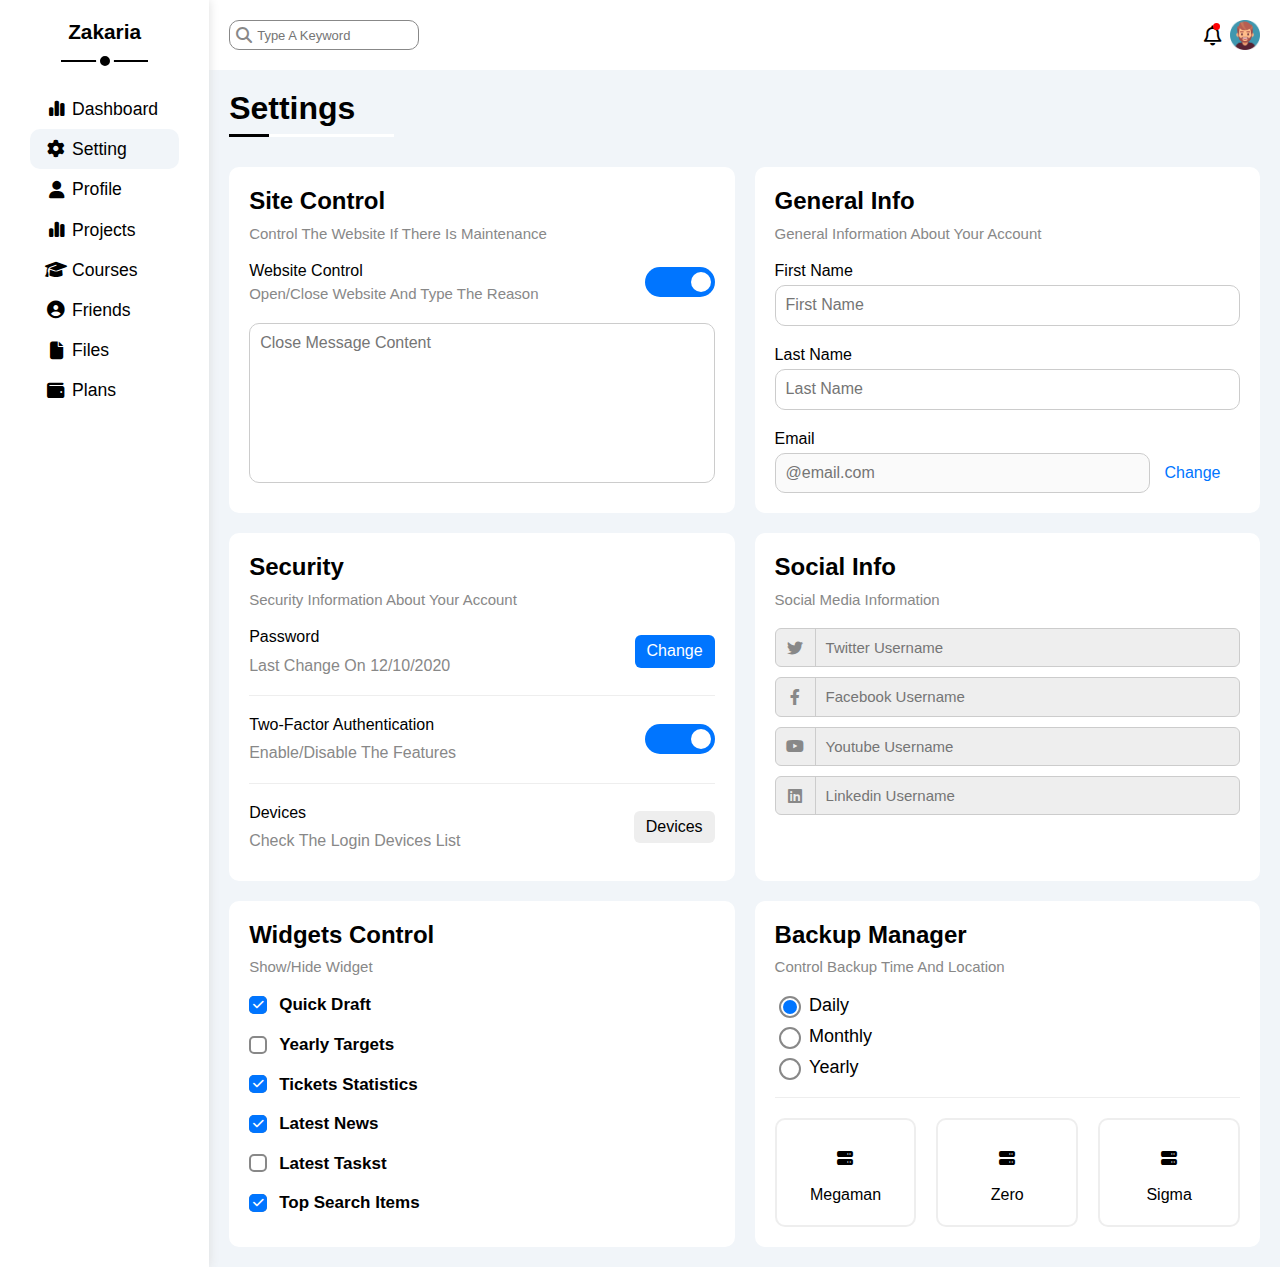
<file: settings.html>
<!DOCTYPE html>
<html lang="en">

<head>
    <mate charset="UTF-8">
    <meta name="description" content="This Is My 4th Page.">
    <meta http-equiv="X-UA-Compatible" content="IE=edge">
    <meta name="viewport" content="width=device-width, initial-scale=1.0">
    <title>Settings</title>
    <link rel="stylesheet" href="fontawesome-free-6.4.0-web/css/normalize.css">
    <link rel="stylesheet" href="fontawesome-free-6.4.0-web/css/all.min.css">
    <link rel="stylesheet" href="Personal-CSS/framework.css">
    <link rel="stylesheet" href="Personal-CSS/master.css">
    <link rel="preconnect" href="https://fonts.googleapis.com">
    <link rel="preconnect" href="https://fonts.gstatic.com" crossorigin>
    <link href="https://fonts.googleapis.com/css2?family=Roboto:ital,wght@0,100;0,400;1,500&display=swap" rel="stylesheet">
</head>
<body>

<!-- Start page -->
<div class="page d-flex" id="page">

    <!-- Start sidebar -->
    <div class="sidebar bg-white txt-cnt p-relative z-1" id="sidebar">
        <h2 class="txt-cnt p-relative fs-15">Zakaria</h2>
        <ul>
            <li>
                <a class="d-flex al-cnt c-black rad-10 p-10" href="index.html">
                    <i class="fa-solid fa-chart-simple fa-fw"></i>
                        <span class="hide-mobile">Dashboard</span>
                    </a>
                </li>
                <li>
                    <a class="active d-flex al-cnt c-black rad-10 p-10" href="settings.html">
                        <i class="fa-solid fa-gear fa-fw"></i>
                        <span class="hide-mobile">Setting</span>
                    </a>
                </li>
                <li>
                    <a class="d-flex al-cnt c-black rad-10 p-10" href="profile.html">
                        <i class="fa-solid fa-user fa-fw"></i>
                        <span class="hide-mobile">Profile</span>
                    </a>
                </li>
                <li>
                    <a class="d-flex al-cnt c-black rad-10 p-10" href="projects.html">
                        <i class="fa-solid fa-chart-simple fa-fw"></i>
                        <span class="hide-mobile">Projects</span>
                    </a>
                </li>
                <li>
                    <a class="d-flex al-cnt c-black rad-10 p-10" href="courses.html">
                        <i class="fa-solid fa-graduation-cap fa-fw"></i>
                        <span class="hide-mobile">Courses</span>
                    </a>
                </li>
                <li>
                    <a class="d-flex al-cnt c-black rad-10 p-10" href="friends.html">
                        <i class="fa-solid fa-circle-user fa-fw"></i>
                        <span class="hide-mobile">Friends</span>
                    </a>
                </li>
                <li>
                    <a class="d-flex al-cnt c-black rad-10 p-10" href="files.html">
                        <i class="fa-solid fa-file fa-fw"></i>
                        <span class="hide-mobile">Files</span>
                    </a>
                </li>
                <li>
                    <a class="d-flex al-cnt c-black rad-10 p-10" href="plans.html">
                        <i class="fa-solid fa-wallet fa-fw"></i>
                        <span class="hide-mobile">Plans</span>
                    </a>
                </li>
            </ul>
    </div>
    <!-- End sidebar -->

    <!-- Start content -->
        <div class="content w-full over-hidden" id="content">

            <!-- Start head -->
            <div class="head bg-white p-20 p-relative d-flex space-between" id="head">
                <div class="search p-relative">
                    <input class="bor-none out-none p-5 rad-10" type="search" placeholder="Type A Keyword">
                </div>
                <div class="icons d-flex">
                    <div class="icon centering p-relative" title="Notification">
                        <i class="far fa-bell fa-fw fa-lg"></i>
                    </div>
                    <img src="img/main-icon.png" alt="Not Available" title="Profile">
                </div>
            </div>
            <!-- End head -->

            <!-- Start settings -->
            <h1 class="p-relative">Settings</h1>
            <div class="settings-page m-20">
            
                <!-- Start settings box -->

                <div class="p-20 bg-white rad-10">
                    <h2 class="mt-0 mb-10">Site Control</h2>
                    <p class="mt-0 mb-20 c-gray fs-15">Control The Website If There Is Maintenance</p>
                    <div class="mb-20 space-between">
                        <div>
                            <span>Website Control</span>
                            <p class="c-gray fs-15 mt-5 mb-0">Open/Close Website And Type The Reason</p>
                        </div>
                        <div>
                        <label>
                            <input class="toggle-checkbox" type="checkbox" checked>
                            <div class="toggle-switch"></div>
                        </label>
                        </div>
                    </div>
                    <textarea class="close-message w-full p-10 bor-main rad-10" placeholder="Close Message Content"></textarea>
                </div>

                <div class="p-20 bg-white rad-10">
                    <h2 class="mt-0 mb-10">General Info</h2>
                    <p class="mt-0 mb-20 c-gray fs-15">General Information About Your Account</p>
                    <label class="d-block mb-20">
                        First Name
                        <input class="d-block mt-5 w-full p-10 rad-10 main-bor out-none" type="text" placeholder="First Name">
                    </label>
                    <label class="d-block mb-20">
                        Last Name
                        <input class="d-block mt-5 w-full p-10 rad-10 main-bor out-none" type="text" placeholder="Last Name">
                    </label>
                    <label class="email d-block">
                        Email
                        <input class="d-block mt-5 w-full p-10 rad-10 main-bor out-none" type="email" placeholder="@email.com" disabled>
                    </label>
                    <a href="#" class="c-blue fw-bold m-10">Change</a>
                </div>

                <div class="p-20 bg-white rad-10">
                    <h2 class="mt-0 mb-10">Security</h2>
                    <p class="mt-0 mb-20 c-gray fs-15">Security Information About Your Account</p>
                    <div class="border space-between pb-20 mb-20">
                        <div>
                            <p class="mt-0 mb-10">Password</p>
                            <span class="c-gray">Last Change On 12/10/2020</span>
                        </div>
                        <a class="btn-shape c-white bg-blue" href="#">Change</a>
                    </div>
                    <div class="border space-between pb-20 mb-20">
                        <div>
                            <p class="mt-0 mb-10">Two-Factor Authentication</p>
                            <span class="c-gray">Enable/Disable The Features</span>
                        </div>
                        <label>
                            <input class="toggle-checkbox" type="checkbox" checked>
                            <div class="toggle-switch"></div>
                        </label>
                    </div>
                    <div class="space-between mb-10">
                        <div>
                            <p class="mt-0 mb-10">Devices</p>
                            <span class="c-gray">Check The Login Devices List</span>
                        </div>
                        <a class="btn-shape bg-eee c-black" href="#">Devices</a>
                    </div>
                </div>

                <div class="social-info p-20 bg-white rad-10">
                    <h2 class="mt-0 mb-10">Social Info</h2>
                    <p class="mt-0 mb-20 c-gray fs-15">Social Media Information</p>
                    <div class="input twitter p-relative mb-10">
                        <input class="bg-eee w-full bor-main p-10 rad-6" type="text" placeholder="Twitter Username">
                    </div>
                    <div class="input face p-relative mb-10">
                        <input class="bg-eee w-full bor-main p-10 rad-6" type="text" placeholder="Facebook Username">
                    </div>
                    <div class="input youtube p-relative mb-10">
                        <input class="bg-eee w-full bor-main p-10 rad-6" type="text" placeholder="youtube Username">
                    </div>
                    <div class="input linkedin p-relative mb-10">
                        <input class="bg-eee w-full bor-main p-10 rad-6" type="text" placeholder="linkedin Username">
                    </div>
                </div>

                <div class="widgets p-20 bg-white rad-10">
                    <h2 class="mt-0 mb-10">Widgets Control</h2>
                    <p class="mt-0 mb-20 c-gray fs-15">Show/Hide Widget</p>
                    <div class="control d-flex al-cnt mb-20">
                        <input type="checkbox" id="one" checked>
                        <label for="one">Quick Draft</label>
                    </div>
                    <div class="control d-flex al-cnt mb-20">
                        <input type="checkbox" id="two">
                        <label for="two">Yearly Targets</label>
                    </div>
                    <div class="control d-flex al-cnt mb-20">
                        <input type="checkbox" id="three" checked>
                        <label for="three">Tickets Statistics</label>
                    </div>
                    <div class="control d-flex al-cnt mb-20">
                        <input type="checkbox" id="four" checked>
                        <label for="four">Latest News</label>
                    </div>
                    <div class="control d-flex al-cnt mb-20">
                        <input type="checkbox" id="five">
                        <label for="five">Latest Taskst</label>
                    </div>
                    <div class="control d-flex al-cnt">
                        <input type="checkbox" id="six" checked>
                        <label for="six">Top Search Items</label>
                    </div>
                   
                </div>

                <div class="backup p-20 bg-white rad-10">
                    <h2 class="mt-0 mb-10">Backup Manager</h2>
                    <p class="mt-0 mb-20 c-gray fs-15">Control Backup Time And Location</p>
                    <div class="date mb-10">
                        <input type="radio" id="1" name="time" checked>
                        <label for="1">Daily</label>
                    </div>
                    <div class="date mb-10">
                        <input type="radio" id="2" name="time">
                        <label for="2">Monthly</label>
                    </div>
                    <div class="date mb-20">
                        <input type="radio" id="3" name="time">
                        <label for="3">Yearly</label>
                    </div>
                    
                    <div class="servers d-flex pt-20 bor-t gap-20">
                        <input class="d-none" type="radio" name="server" id="server-one">
                        <label class="server w-full d-flex f-column gap-20 al-cnt rad-10 p-20" for="server-one" name="server">
                            <i class="fa-solid fa-server mt-10"></i>
                            Megaman
                        </label>
                        <input class="d-none" type="radio" name="server" id="server-two">
                        <label class="server w-full d-flex f-column gap-20 al-cnt rad-10 p-20" for="server-two" name="server">
                            <i class="fa-solid fa-server mt-10"></i>
                            Zero
                        </label>
                        <input class="d-none" type="radio" name="server" id="server-three">
                        <label class="server w-full d-flex f-column gap-20 al-cnt rad-10 p-20" for="server-three" name="server">
                            <i class="fa-solid fa-server mt-10"></i>
                            Sigma
                        </label>
                    </div>
                </div>

                <!-- End settings box -->
            </div>
            <!-- End settings -->

        </div>
        <!-- End content -->
        
</div>
    <!-- End page -->

</body>
</html>
</file>
<file: Personal-CSS/framework.css>
/* Starting */

:root {
    --blue-color: #0075ff;
    --blue-alt-color: #0d69d5;
    --orange-color: #f59e0b;
    --green-color: #22c55e;
    --red-color: #f44336;
    --gray-color: #888;
    --main-color: #f1f5f9;
}

/* Start flex + grid */
.d-flex {
    display: flex;
}
.d-grid {
    display: grid;
}
.f-wrap{
    flex-wrap: wrap;
}
.f-column {
    flex-direction: column;
}
.flex-1 {
    flex: 1;
}
.flex-2 {
    flex: 2;
}
.flex-3 {
    flex: 3;
}
.flex-4 {
    flex: 4;
}
.jus-start {
    justify-content: start;
}
.jus-end {
    justify-content: end;
}
.jus-cnt {
    justify-content: center;
}
.al-cnt {
    align-items: center;
}
.al-start {
    align-items: start;
}
.al-end {
    align-items: end;
}
.txt-start {
    text-align: start;
}
.txt-end {
    text-align: end;
}
.txt-cnt {
    text-align: center;
}
.z-0 {
    z-index: 0;
}
.z-1 {
    z-index: 1;
}
.over-hidden {
    overflow: hidden;
}
.gap-5 {
    gap: 5px;
}
.gap-10 {
    gap: 10px;
}
.gap-20 {
    gap: 20px;
}
.gap-25 {
    gap: 25px;
}
.main-bor {
    border: .5px solid #ccc;
}
.alt-bor {
    border: .5px solid #eee;
}
/* End flex + grid */

/* Start position */
.p-relative {
    position: relative;
}
.p-absolute {
    position: absolute;
}
.top-0 {
    top: 0;
}
.right-0 {
    right: 0;
}
.bottom-0 {
    bottom: 0;
}
.left-0 {
    left: 0;
}
.ov-hidden {
    overflow: hidden;
}
.d-block {
    display: block;
}
.d-none {
    display: none;
}
.inline-block {
    display: inline-block;
}
/* End position */

/* Start txt */
.fs-12 {
    font-size: 12px;
}
.fs-13 {
    font-size: 13px;
}
.fs-14 {
    font-size: 14px;
}
.fs-15 {
    font-size: 15px;
}
.fs-18 {
    font-size: 18px;
}
.fs-20 {
    font-size: 20px;
}
.fs-25 {
    font-size: 25px;
}
.fs-30 {
    font-size: 30px;
}
.fs-1em {
    font-size: 1em;
}
.fw-normal {
    font-weight: normal;
}
.fw-b {
    font-weight: bold;
}
.fw-extra{
    font-weight: 900;
}
/* End txt */

/* Start width + height */
.w-full {
    width: 100%;
}
.h-full {
    height: 100%;
}
.w-fit {
    width: fit-content;
}
/* End width + height */

/* Start padding + margin */
.p-0 {
    padding: 0;
}
.p-5 {
    padding: 5px;
}
.p-10 {
    padding: 10px;
}
.p-20 {
    padding: 20px;
}
.p-30 {
    padding: 30px;
}
.pt-10 {
    padding-top: 10px;
}
.pt-20 {
    padding-top: 20px;
}
.pt-30 {
    padding-top: 30px;
}
.pr-10 {
    padding-right: 10px;
}
.pr-20 {
    padding-right: 20px;
}
.pb-10 {
    padding-bottom: 10px;
}
.pb-20 {
    padding-bottom: 20px;
}
.pb-30 {
    padding-bottom: 30px;
}
.pl-10 {
    padding-left: 10px;
}
.pl-20 {
    padding-left: 20px;
}
.m-auto {
    margin: auto;
}
.m-0 {
    margin: 0;
}
.m-10 {
    margin: 10px;
}
.m-15 {
    margin: 15px;
}
.m-20 {
    margin: 20px;
}
.mt-0 {
    margin-top: 0;
}
.mt-5 {
    margin-top: 5px;
}
.mt-10 {
    margin-top: 10px;
}
.mt-15 {
    margin-top: 15px;
}
.mt-20 {
    margin-top: 20px;
}
.mt-30 {
    margin-top: 30px;
}
.mr-auto {
    margin-right: auto;
}
.mr-5 {
    margin-right: 5px;
}
.mr-10 {
    margin-right: 10px;
}
.mr-15 {
    margin-right: 15px;
}
.mr-20 {
    margin-right: 20px;
}
.mb-0 {
    margin-bottom: 0;
}
.mb-5 {
    margin-bottom: 5px;
}
.mb-10 {
    margin-bottom: 10px;
}
.mb-15 {
    margin-bottom: 15px;
}
.mb-20 {
    margin-bottom: 20px;
}
.mb-30 {
    margin-bottom: 30px;
}
.ml-auto {
    margin-left: auto;
}
.ml-5 {
    margin-left: 5px;
}
.ml-10 {
    margin-left: 10px;
}
.ml-15 {
    margin-left: 15px;
}
.ml-20 {
    margin-left: 20px;
}
/* End padding + margin */

/* Start color */
.bg-white {
    background-color: white;
}
.bg-main {
    background-color: var(--main-color);
}
.bg-eee {
    background-color: #eee;
}
.bg-blue {
    background-color: var(--blue-color);
}
.bg-blue-alt {
    background-color: var(--blue-alt-color);
}
.bg-orange {
    background-color: var(--orange-color);
}
.bg-green {
    background-color: var(--green-color);
}
.bg-red {
    background-color: var(--red-color);
}
.bg-gray {
    background-color: var(--gray-color);
}
.c-black {
    color: black;
}
.c-white {
    color: white;
}
.c-blue {
    color: var(--blue-color);
}
.c-blue-alt {
    color: var(--blue-alt-color);
}
.c-orange {
    color: var(--orange-color);
}
.c-green {
    color: var(--green-color);
}
.c-red {
    color: var(--red-color);
}
.c-gray {
    color: var(--gray-color);
}
.c-eee {
    color: #eee;
}

/* Start border */
.bor-main {
    border: 1px solid #ccc;
}
.bor-alt {
    border: 1px solid #eee;
}
.bor-black {
    border: 1px solid black;
}
.bor-none {
    border: none;
}
.bor-t {
    border-top: 1px solid #eee;
}
.bor-b {
    border-bottom: 1px solid #eee;
}
.rad-6 {
    border-radius: 6px;
}
.rad-10 {
    border-radius: 10px;
}
.rad-half {
    border-radius: 50%;
}
.out-none {
    outline: none;
}
/* End border */

/* Start images */
/* End images */

/* Start components */
.centering {
    display: flex;
    justify-content: center;
    align-items: center;
}
.space-between {
    display: flex;
    justify-content: space-between;
    align-items: center;
}
.btn-shape {
    display: block;
    padding: 7px 12px;
    border-radius: 6px;
    width: fit-content;
}
/* Emd components */
</file>
<file: Personal-CSS/master.css>
/* Starting */
:root {
    --blue-color: #0075ff;
    --blue-alt-color: #0d69d5;
    --orange-color: #f59f0b;
    --green-color: #22c55e;
    --red-color: #f44336;
    --gray-color: #888;
    --main-transition: .3s;
    --fa-style-family-classic: 'Font Awesome 6 Free';
    --fa-font-solid: normal 900 1em/1"Font Awesome 6 Free";
    --fa-font-regular: normal 400 1em/1 "Font Awesome 6 Free";
    --fa-font-brands: normal 400 1em/1 "Font Awesome 6 Brands";
}

* {
    box-sizing: border-box;
    scroll-behavior: smooth;
}
body {
    font-family: "Open Sans", sans-serif;
    margin: 0;
    background-color: var(--main-color);
}
ul {
    list-style: none;
    padding: 0;
}
a {
    text-decoration: none;
}
i {
    margin: 0 5px;
}
textarea {
    resize: none;
}
.main-trans {
    transition: .3s;
}
.page h1 {
    margin: 20px 20px 40px;   
}
.page h1::before,
.page h1::after {
    content: '';
    position: absolute;
    height: 3px;
    bottom: -10px;
    left: 0;
}
.page h1::before {
    background-color: white;
    width: 165px;
}
.page h1::after {
    background-color: black;
    width: 40px;
}
::-webkit-scrollbar {
    width: 15px;
}
::-webkit-scrollbar-track {
    background-color: white;
}
::-webkit-scrollbar-thumb {
    background-color: var(--blue-color);
}
::-webkit-scrollbar-thumb:hover {
    background-color: var(--blue-alt-color);
}
@media (max-width: 767px) {
    .hide-mobile {
        display: none;
    }
    .center-mob {
        text-align: center;
    }
    .col-mobile {
        flex-direction: column;
    }
    body {
        font-size: 14px;
    }
    p {
        line-height: 1.5;
    }
}

/* Start sidebar */

.page {
    min-height: 100vh;
}
.sidebar {
    box-shadow: 0 0 10px #ddd;
}
.sidebar a:hover,
.sidebar a.active {
    background-color: var(--main-color);
    transition: .3s;
}

@media (min-width: 768px) {
    .sidebar {
        width: 250px;
    }
    .sidebar h2 {
        width: fit-content;
        margin: 20px auto 45px;
        font-size: 1.3em;
    }
    .sidebar h2::before,
    .sidebar h2::after {
        content: '';
        position: absolute;
        background-color: black;
    }
    .sidebar h2::before {
        width: 120%;
        height: 2px;
        bottom: -18px;
        left: -10%;
    }
    .sidebar h2::after {
        width: 10px;
        height: 10px;
        border: 4px solid white;
        left: 50%;
        transform: translateX(-50%);
        bottom: -26px;
        border-radius: 50%;
    }
    .sidebar ul {
        margin: 30px;
    }
    .sidebar ul li a {
        font-size: 1.1em;
    }
}

/* End sidebar */

/* Start content */

/* Start search */
.head .search::before {
    content: '\f002';
    font: var(--fa-font-solid);
    position: absolute;
    top: 50%;
    transform: translateY(-50%);
    left: 7px;
    color: var(--gray-color);
}
.head .search input{
    text-indent: 22px;
    border: 1px solid var(--gray-color);
    width: 190px;
    transition: width .3s;
}
.head .search input::placeholder {
    font-size: 13px;
}
.head .search input:focus {
    border-color: black;
    width: 230px;
}
.content .icon::before {
    content: '';
    position: absolute;
    width: 7px;
    height: 7px;
    top: 3px;
    right: 10px;
    background-color: red;
    border-radius: 50%;
}
.content .head img {
    width: 30px;
}
/* End search */

/* Start wrapper */
/* Start welcome */
.wrapper {
    grid-template-columns: minmax(200px, 1fr);
    margin-left: 10px;
    margin-right: 10px;
}
@media (min-width: 768px) {
    .wrapper {
        grid-template-columns: repeat(auto-fill, minmax(400px, 1fr));
        margin-left: 20px;
        margin-right: 20px;
        gap: 20px;
    }
    .welcome .intro img {
        width: 200px;
    }
    .welcome .intro {
        display: flex;
    }
}
.welcome .avatar img {
    width: 50px;
    border: 5px solid white;
    border-radius: 50%;
    transform: translateY(-10px);
}
@media (min-width: 768px) {
    .welcome .avatar {
        justify-content: start;
    }
}
.welcome a.prof {
    background-color: var(--blue-color);
    margin: 20px 20px 0 auto;
}
.welcome a.prof:hover {
    background-color: var(--blue-alt-color);
}
/* End welcome */
/* Start quick */
.quick-draft textarea {
    min-height: 145px;
}
.quick-draft .save {
    background-color: var(--blue-color);
    margin: 20px 0 0 auto;
}
.quick-draft .save:hover {
    background-color: var(--blue-alt-color);
    cursor: pointer;
}
/* End quick */
/* Start target */
.targets .row > i {
    width: 50px;
    height: 50px;
    display: flex;
    justify-content: center;
    align-items: center;
}
@media (min-width: 768px) {
    .targets .row > i {
        width: 65px;
        height: 65px;
    }
}
.targets .one {
    background-color: #1928da40;
}
.targets .two {
    background-color: #f59f0b50;
}
.targets .three {
    background-color: #22c55e52;
}
.targets .progress {
    width: 100%;
    height: 5px;
    margin-top: 40px;
}
@media (min-width: 768px) {
    .targets .progress {
        margin: 0;
    }
}
.targets .progress > span {
    display: block;
    height: 100%;
}
.targets .progress span::before {
    content: '50%';
    position: absolute;
    padding: 5px 8px;
    font-size: 12px;
    font-weight: bold;
    color: white;
    border-radius: 7px;
    bottom: 17px;
    right: -18px;
    background-color: inherit;
}
.targets .progress span::after {
    content: '';
    position: absolute;
    border-width: 7px;
    border-style: solid;
    border-color: transparent;
    bottom: 5px;
    right: -4px;
}
.targets .one span::after {
    border-top-color: var(--blue-color);
}
.targets .two span::after {
    border-top-color: var(--orange-color);
}
.targets .three span::after {
    border-top-color: var(--green-color);
}

/* End target */

 /* Start ticket */
 .ticket .boxes {
    grid-template-columns: repeat(auto-fill, minmax(150px, 1fr));
 }
 .ticket .box {
    display: flex;
    flex-direction: column;
    gap: 15px;
    text-align: center;
    border: 1px solid #ddd;
    border-radius: 10px;
    padding: 20px;
 }
 /* End ticket */
 /* Start latest */
 .latest-news .new:not(:last-child) {
    border-bottom: 1px solid #ddd;
 }
 @media (min-width: 768px) {
    .latest-news .new {
        display: flex;
        align-items: center;
    }
    .latest-news .text {
        text-align: start;
        margin-left: 20px;
    }
    .latest-news .text h3,
    .latest-news .text p {
        font-size: 1rem;
    }
    .latest-news span.button {
        margin: 0 0 0 auto;
    }
 }
 /* End latest */
 /* Start latest-tasks */
 .latest-tasks .task i {
     transition: var(--main-transition);
     cursor: pointer;
}
.latest-tasks .task i:hover {
     opacity: .4;
}
.latest-tasks .task:not(:last-child) {
    border-bottom: 1px solid #ddd;
}
.latest-tasks .deleted {
    opacity: .3;
}
.latest-tasks .deleted .text {
   text-decoration: line-through;
}

 /* End latest-tasks */
 /* Start top search  */
 .top-search .search-row:not(:last-child) {
    border-bottom: 1px solid #ddd;
 }
 /* End top search  */
 /* Start latest uploads  */
 .latest-uploads .upload img {
    width: 40px;
 }
 .latest-uploads .upload:not(:last-child) {
    border-bottom: 1px solid #ddd;
    padding-bottom: 15px;
    margin-bottom: 15px;
 }
 @media (max-width:767px) {
    .latest-uploads .upload {
        flex-direction: column;
        text-align: center;
        gap: 15px;
    }
    .latest-uploads .upload .info {
        margin: 0;
    }
 }
 /* End latest uploads  */
 /* Start project progress */
 .project-progress ul {
    position: relative;
    margin: 0;
 }
.project-progress ul::before {
    content: '';
    position: absolute;
    width: 2px;
    height: 100%;
    background-color: var(--blue-color);
    top: 0;
    left: 12px;
}
.project-progress ul li {
    display: flex;
    align-items: center;
    margin-top: 25px;
    gap: 25px;
 }
.project-progress ul li::before {
    content: '';
    position: relative;
    width: 22px;
    height: 22px;
    background-color: white;
    border: 2px solid white;
    outline: 2px solid var(--blue-color);
    border-radius: 50%;
 }
.project-progress ul li.done::before {
    background-color: var(--blue-color);
 }
.project-progress ul li:nth-child(4)::before {
    animation: change-color 1.2s ease infinite;
 }
.project-progress img {
    position: absolute;
    bottom: 15px;
    right: 15px;
    opacity: .2;
 }
 /* End project progress */
 /* Start reminders */
 .reminders ul li span.list-icon {
    width: 15px;
    height: 15px;
    border-radius: 50%;
 }
 .reminders ul li .blue {
    border-left: 2px solid var(--blue-color);
 }
 .reminders ul li .green {
    border-left: 2px solid var(--green-color);
 }
 .reminders ul li .orange {
    border-left: 2px solid var(--orange-color);
 }
 .reminders ul li .red {
    border-left: 2px solid var(--red-color);
 }
 /* End reminders */
 /* Start last post  */
 .last-post .row {
    border-bottom: 1px solid #ddd;
    padding-bottom: 20px;
 }
 .last-post .row img {
    width: 45px;
    margin-right: 20px;
 }
 .last-post p.second {
    min-height: 135px;
    border-bottom: 01px solid #ddd;
    line-height: 1.8;
 }
 .last-post span {
    display: inline-block;
    margin-top: 10px;
    margin-bottom: 10px;
 }
 .last-post span:first-child {
    float: left;
 }
 .last-post span:last-child {
    float: right;
 }
 /* End last post  */
 /* Satrt social */
 .social .row .big {
    width: 60px;
    height: 60px;
    display: flex;
    justify-content: center;
    align-items: center;
    margin: 0 15px 0 0;
    transition: var(--main-transition);
 }
 .social .row .big:hover {
    transform: scale(1.1);
 }
 .social .twitter {
    background-color: #1d9bf044;
    color: #1d9bf0;
 }
 .social .twitter i,
 .social .twitter .btn-shape {
    background-color: #1d9bf0;
 }
 .social .twitter .btn-shape:hover {
    background-color: #1d81f0;
 }
 .social .face {
    background-color: #097dec44;
    color: #097dec;
 }
 .social .face i,
 .social .face .btn-shape {
    background-color: #097dec;
 }
 .social .face .btn-shape:hover {
    background-color: #0977ec;
 }
 .social .youtube {
    background-color: #fe000044;
    color: #fe0000;
 }
 .social .youtube i,
 .social .youtube .btn-shape {
    background-color: #fe0000;
 }
 .social .youtube .btn-shape:hover {
    background-color: #dd0000;
 }
 .social .linkedin {
    background-color: #0b66c344;
    color: #0b66c3;
 }
 .social .linkedin i,
 .social .linkedin .btn-shape {
    background-color: #0b66c3;
 }
 .social .linkedin .btn-shape:hover {
    background-color: #0b66b3;
 }
 .social .btn-shape {
    cursor: pointer;
 }
 /* End social */
/* End wrapper */

/* Start projects  */
.projects-table .table {
    overflow-x: auto;
} 
.projects-table .table table {
    width: 100%;
    min-width: 1000px;
    border-spacing: 0;
    border-top: 1px solid #ccc;
    border-right: 1px solid #ccc;
}
.projects-table .table td {
    border-left: 1px solid #ccc;
    border-bottom: 1px solid #ccc;
    padding: 15px;
}
.projects-table .table thead td:not(:first-child) {
    border-left: none;
}
.projects-table .table td img {
    width: 40px;
    background-color: white;
    border-radius: 50%;
}
.projects-table .table td img:not(:first-child) {
    margin-left: -25px;
}
/* End projects  */
/* End wrapper */
/* End dashboard */

    /* ****** */

/* Start Settings */
.settings-page {
    display: grid;
    grid-template-columns: repeat(auto-fill, minmax(500px, 1fr));
    margin-left: 20px;
    margin-right: 20px;
    gap: 20px;
}
@media (max-width: 767px) {
    .settings-page {
        grid-template-columns: repeat(auto-fill, minmax(300px, 1fr));
    }
}
.toggle-checkbox {
    display: none;
}
.toggle-switch {
    background-color: #ccc;
    width: 70px;
    height: 30px;
    border-radius: 15px;
    position: relative;
    transition: var(--main-transition);
    cursor: pointer;
}
.toggle-switch::before {
    content: '';
    position: absolute;
    width: 20px;
    height: 20px;
    left: 4px;
    top: 5px;
    background-color: #eee;
    border-radius: 50%;
    transition: var(--main-transition);
}
.toggle-checkbox:checked + .toggle-switch {
    background-color: var(--blue-color);
}
.toggle-checkbox:checked + .toggle-switch:before {
    background-color: white;
    left: 46px;
}

.widgets .control input[type="checkbox"] {
    -webkit-appearance: none;
    appearance: none;
}
.widgets .control label {
    position: relative;
    padding-left: 30px;
    cursor: pointer;
    font-size: 17px;
    font-weight: bold;
}
.widgets .control label::before,
.widgets .control label::after {
    position: absolute;
    top: 50%;
    margin-top: -9px;
    left: 0;
    border-radius: 5px;
}
.widgets .control label::before {
    content: '';
    width: 14px;
    height: 14px;
    border: 2px solid var(--gray-color);
}
.widgets .control label:hover::before  {
    border-color: var(--blue-alt-color);
}
.widgets .control label::after {
    content: '\f00c';
    font: var(--fa-font-solid);
    font-size: 12px;
    color: white;
    background-color: var(--blue-color);
    display: flex;
    justify-content: center;
    align-items: center;
    width: 18px;
    height: 18px;
    transform: scale(0);
    transition: var(--main-transition);
}
.widgets .control input[type="checkbox"]:checked + label::after {
    transform: scale(1) rotate(360deg);
}

.backup .date input[type="radio"] {
    -webkit-appearance: none;
    appearance: none;
}
.backup .date label {
    position: relative;
    padding-left: 30px;
    cursor: pointer;
    font-size: 18px;
}
.backup .date label::before {
    content: '';
    position: absolute;
    width: 18px;
    height: 18px;
    border: 2px solid var(--gray-color);
    border-radius: 50%;
    top: 50%;
    margin-top: -9.2px;
    left: 0;
}
.backup .date label::after {
    content: '';
    position: absolute;
    width: 14px;
    height: 14px;
    border-radius: 50%;
    top: 50%;
    margin-top: -5.7px;
    left: 3.8px;
    background-color: var(--blue-color);
    transform: scale(0);
    transition: var(--main-transition);
}
.backup .date input[type="radio"]:checked + label::after {
    transform: scale(1);
    background-color: var(--blue-color);
}
.backup .servers input[type="radio"]:checked + label {
    color: var(--blue-color);
    border: 2px solid var(--blue-color);
    
}
/* Start settings boxes  */
.settings-page .close-message {
    min-height: 160px;
    outline: none;
}
.settings-page div.border {
    border-bottom: 1px solid #eee;
}
.settings-page .email {
    display: inline-block;
    width: calc(100% - 90px);
}
.social-info input {
    text-indent: 40px;
    font-size: 15px;
    text-transform: capitalize;
    caret-color: var(--gray-color);
}
.social-info input:focus {
    outline: none;
}
.social-info .input::before {
    position: absolute;
    height: 100%;
    width: 40px;
    top: 0;
    left: 0;
    display: flex;
    justify-content: center;
    align-items: center;
    color: var(--gray-color);
    border-right: 1px solid #ccc;
    font: var(--fa-font-brands);
}   
.social-info .twitter::before {
    content: '\f099';
}
.social-info .face::before {
    content: '\f39e';
}
.social-info .youtube::before {
    content: '\f167';
}
.social-info .linkedin::before {
    content: '\f08c';
}
/* **** */
.backup .servers:checked {
    color: var(--blue-color)
}
.backup .servers .server {
    border: 2px solid #eee;
}
@media (max-width: 767px) {
    .backup .servers {
        flex-wrap: wrap;
    }
}
/* End settings boxes " */

/* End Settings */

/* Start profile */
.profile .overview .image img {
    width: 135px;
}
.profile .overview .image .range {
    width: 50%;
    display: block;
    height: 8px;
    background-color: #ddd;
    border-radius: 15px;
    margin: 15px auto;
    position: relative;
}
.profile .overview .image .range::before {
    content: '';
    position: absolute;
    width: 70%;
    height: 100%;
    left: 0;
    border-radius: inherit;
    background-color: var(--blue-color);
}
.profile .overview .info .text {
    width: 80%;
    border-bottom: 1px solid #eee;
    padding-bottom: 20px;
}
@media (max-width: 767px) {
    .profile .overview .info .text {
        margin: auto;
    }
}
.profile .overview .info .text div {
    flex: 1;
}
@media (max-width: 767px) {
    .profile .latest-activ div {
        font-size: 13px;
    }
}
.profile .btn-shape {
    display: inline-block;
    margin-right: 10px;
}
/* End profile */

/* Start projects */
.projects {
    display: grid;
    grid-template-columns: repeat(auto-fill, minmax(500px, 1fr));
    gap: 20px;
    margin-left: 20px;
    margin-right: 20px;
}
@media (max-width:767px) {
    .projects {
        grid-template-columns: repeat(auto-fill, minmax(300px, 1fr));
    }
}
.projects .time {
    position: absolute;
    top: 20px; 
    right: 20px;
}
@media (max-width:767px) {
    .projects .images {
        justify-content: center;
    }
}
.projects .images img {
    width: 40px;
    border-radius: 50%;
    margin-left: -15px;
    border: 2px solid white;
}
@media (max-width: 767px) {
    .projects .skills {
        flex-wrap: wrap;
        justify-content: center;
    }
    .projects .skills div {
        width: 40%;
        margin: 5px;
        text-align: center;
    }
}
.projects .progress {
    width: 40%;
    height: 10px;
    background-color: #eee;
    border-radius: 10px;
}
.projects div.progress span {
    display: block;
    height: 100%;
    border-radius: inherit;
}
/* End projects */

/* Start courses */
.courses {
    display: grid;
    grid-template-columns: repeat(auto-fill, minmax(300px, 1fr));
    gap: 20px;
    margin-left: 20px;
    margin-right: 20px;
}
.courses img:first-of-type {
    width: 60px;
    position: absolute;
    top: 20px;
    left: 20px;
    z-index: 1;
    border-radius: 50%;
}
.courses .btn-shape {
    margin-bottom: -17px;
    position: relative;
    cursor: pointer;
}
/* End courses */

/* Start friends */
.friends {
    display: grid;
    grid-template-columns: repeat(auto-fill, minmax(330px, 1fr));
    gap: 20px;
    margin-left: 20px;
    margin-right: 20px;
}
.friends .friend-icon {
    left: 20px;
    top: 20px;
    cursor: pointer;
    color: gray;
}
.friends img {
    width: 100px;
    height: 100px;
    background-color: black;
    border-radius: 50%;
    border: 1px solid;
}
.friends .vip {
    font-size: 45px;
    font-weight: bold;
    color: #ffa60023;
}
.friends .btn-shape {
    cursor: pointer;
}
/* End friends */

/* Start files  */
.files-page {
    flex-direction: row-reverse;
}
@media (max-width: 767px) {
    .files-page {
        flex-direction: column;
    }
}
.files-page .files-stats {
    min-width: 250px;
    align-self: flex-start;
}
@media (max-width: 767px) {
    .files-page .files-stats {
        align-self: stretch;
    }
}
.files-page .files-stats .files-icon {
    width: 40px;
    height: 40px;
}
.files-page .files-stats .blue {
    background-color: #0075ff50;
}
.files-page .files-stats .green {
    background-color: #22c55e50;
}
.files-page .files-stats .orange {
    background-color: #f59f0b50;
}
.files-page .files-stats .red {
    background-color: #f4433650;
}
.files-page .files-stats .btn-shape {
    font-size: 14px;
    padding: 12px 10px;
    color: white;
    background-color: var(--blue-color);
    margin: 20px auto 0;
    cursor: pointer;
    transition: var(--main-transition);
}
.files-page .files-stats .btn-shape:hover {
    background-color: var(--blue-alt-color);
}
.files-page .files-stats .btn-shape:hover i {
    animation: up-down .7s ease infinite alternate;
}
.files-page .files-content {
    display: grid;
    grid-template-columns: repeat(auto-fill, minmax(200px, 1fr));
    gap: 20px;
}
.files-page .files-content div:hover img {
    transition: var(--main-transition);
    transform: rotate(5deg);
}
/* End files  */

/* Start plans */
.plans-page {
    grid-template-columns: repeat(auto-fit, minmax(300px, 1fr));
}
.plans-page .top {
    border: 3px solid white;
    color: white;
    padding: 15px;
    text-align: center;
}
.plans-page .top div {
    font-size: 40px;
    position: relative;
    width: fit-content;
    margin: auto;
}
.plans-page .price {
    font-size: 20px;
    position: absolute;
    top: -3px;
    left: -10px;
} 
.plans-page .green .top {
    outline: 2px solid var(--green-color);
}
.plans-page .blue .top {
    outline: 2px solid var(--blue-color);
}
.plans-page .orange .top {
    outline: 2px solid var(--orange-color);
}
.plans-page ul li {
    display: flex;
    align-items: center;
    padding: 15px 0;
    border-bottom: 1px solid #ccc;
    font-size: 14px;
}
.plans-page ul li .yes {
    color: yellowgreen;
}
.plans-page ul li .help {
    color: gray;
    margin: 0 0 0 auto;
}
.plans-page ul li i:not(.yes, .help) {
    color: red;
}
.plans-page .btn-shape {
    cursor: pointer;
}
/* End plans */
/* End content */

/* Start Animations */
@keyframes change-color {
    0%,
    100% {
        background-color: white;
    }
    65% {
        background-color: var(--blue-color);
    }
 }
 @keyframes up-down {
    0%,
    100% {
        transform: translateY(2px);
    }
    65% {
        transform: translateY(-5px);
    }
 }
/* End Animations */
</file>
